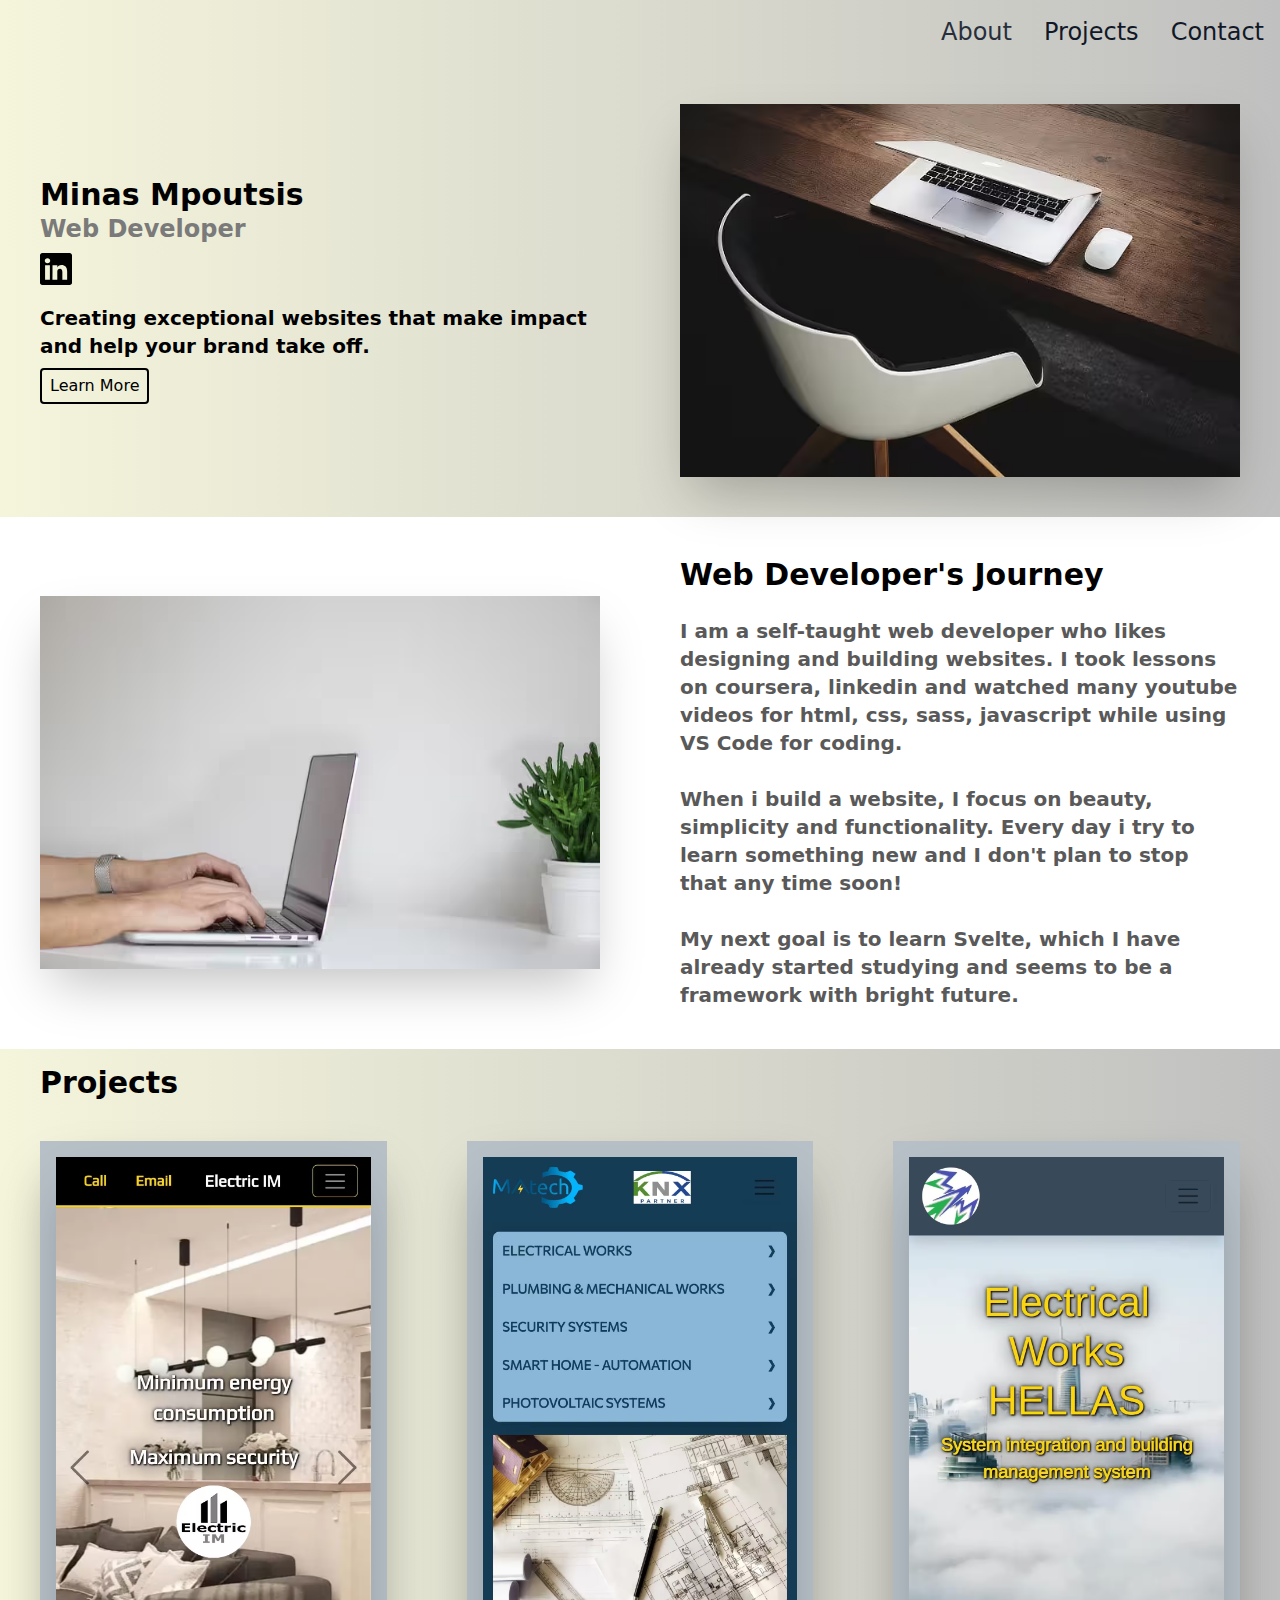
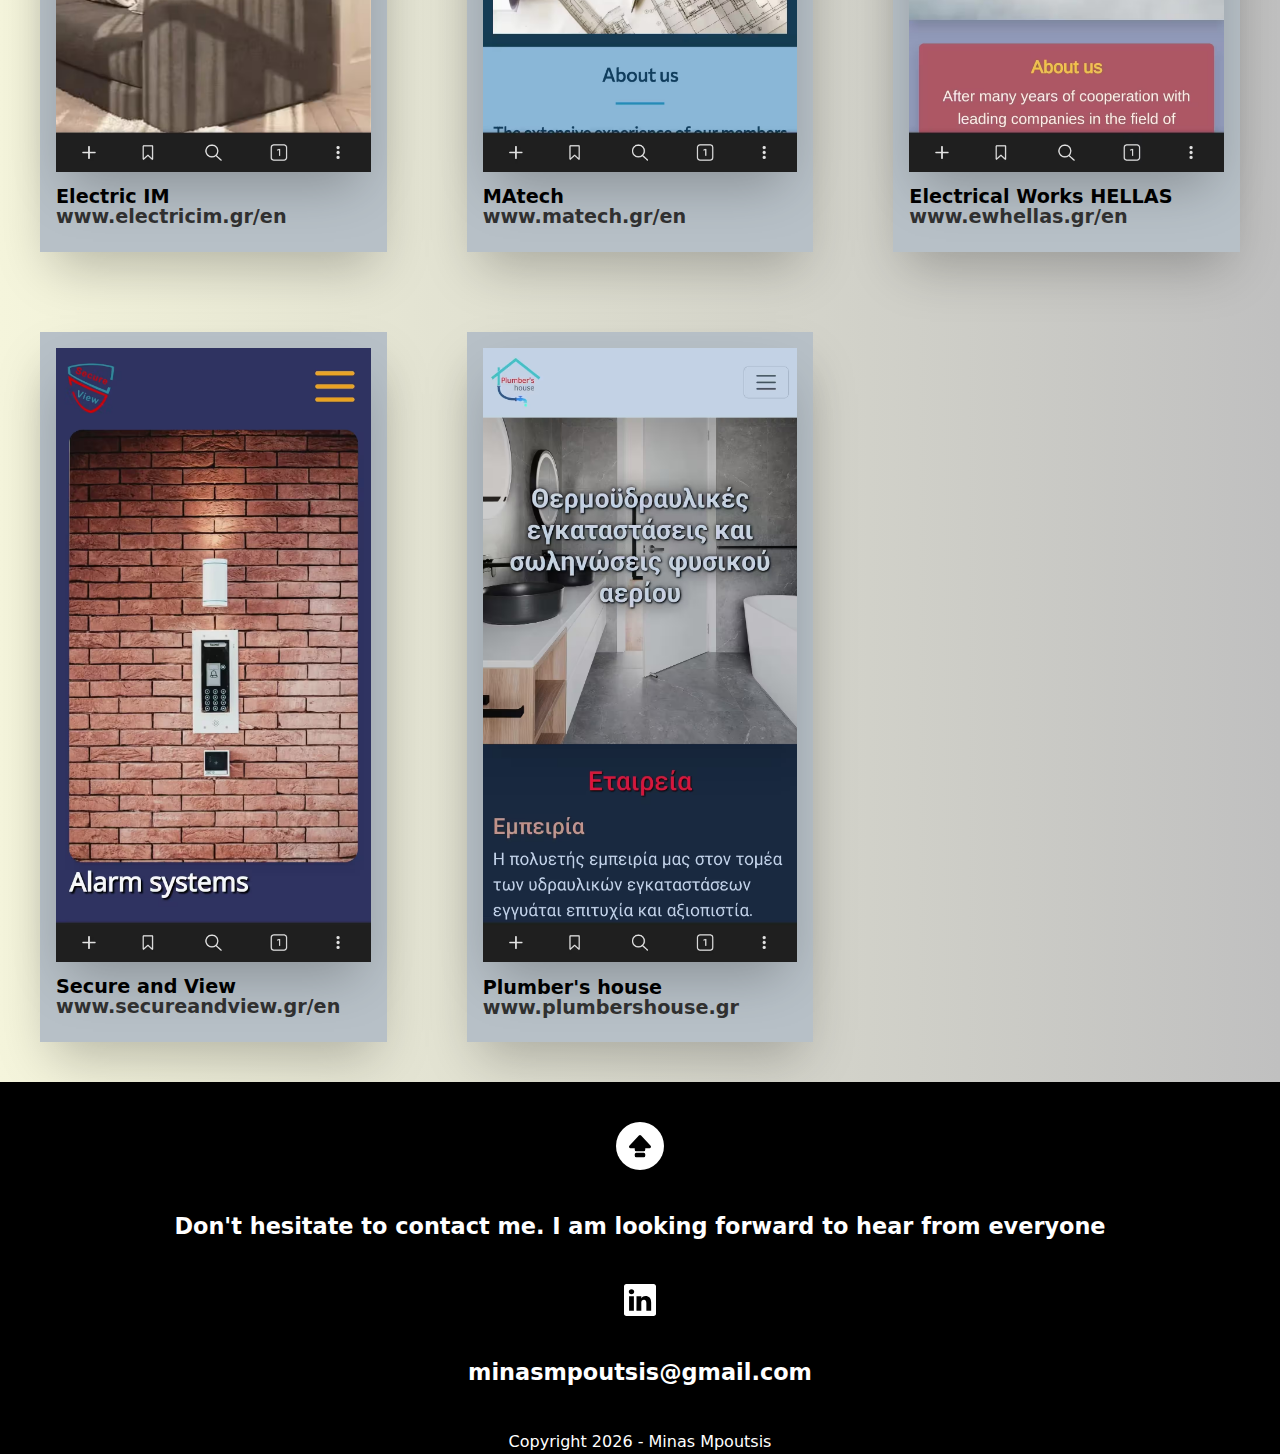
<file: index.html>
<!DOCTYPE html>
<html lang="en">
	<head>
		<meta charset="utf-8" />
		<link rel="icon" href="./favicon.png" />
		<meta name="viewport" content="width=device-width, initial-scale=1" />
		<title>Minas Mpoutsis - Web Developer</title>
		<script src="../app.js" defer></script>
		
		<link href="./_app/immutable/assets/0.97d31f5b.css" rel="stylesheet">
		<link rel="modulepreload" href="./_app/immutable/entry/start.a3a3c523.js">
		<link rel="modulepreload" href="./_app/immutable/chunks/scheduler.e108d1fd.js">
		<link rel="modulepreload" href="./_app/immutable/chunks/singletons.10a1d4f1.js">
		<link rel="modulepreload" href="./_app/immutable/entry/app.beee05a4.js">
		<link rel="modulepreload" href="./_app/immutable/chunks/index.a21d6cee.js">
		<link rel="modulepreload" href="./_app/immutable/nodes/0.97fe44f2.js">
		<link rel="modulepreload" href="./_app/immutable/nodes/2.5e4aa18a.js">
	</head>
	<body data-sveltekit-preload-data="hover">
		<div style="display: contents">  <section class="bg-gradient-to-b from-[rgba(245,245,220,1)] to-[rgba(192,192,192,1)] md:bg-gradient-to-r" data-svelte-h="svelte-15lorra"><nav class=""><div class="max-w-screen-xl flex flex-wrap items-center justify-end mx-auto p-4"><button data-collapse-toggle="navbar-default" type="button" class="lg:hidden" aria-controls="navbar-default" aria-expanded="false"><span class="sr-only">Open main menu</span> <svg class="open w-12 h-12" aria-hidden="true" fill="currentColor" viewBox="0 0 20 20" xmlns="http://www.w3.org/2000/svg"><path fill-rule="evenodd" d="M3 5a1 1 0 011-1h12a1 1 0 110 2H4a1 1 0 01-1-1zM3 10a1 1 0 011-1h12a1 1 0 110 2H4a1 1 0 01-1-1zM3 15a1 1 0 011-1h12a1 1 0 110 2H4a1 1 0 01-1-1z" clip-rule="evenodd"></path></svg></button> <div class="hamburger hidden w-full lg:block lg:w-auto" id="navbar-default"><ul class="font-medium flex flex-col p-4 lg:p-0 mt-4 border border-black rounded-lg bg-transparent text-right lg:flex-row lg:space-x-8 lg:mt-0 lg:border-0 lg:bg-transparent"><li><a href="#" onclick="scrollAbout()" class="block py-2 pl-3 pr-4 text-2xl text-[#282e3b] rounded hover:text-[#7a7a7a] lg:hover:bg-transparent lg:border-0 lg:p-0">About</a></li> <li><a href="#" onclick="scrollProjects()" class="block py-2 pl-3 pr-4 text-2xl text-gray-900 rounded hover:text-[#7a7a7a] lg:hover:bg-transparent lg:border-0 lg:p-0">Projects</a></li> <li><a href="#" onclick="scrollContact()" class="block py-2 pl-3 pr-4 text-2xl text-gray-900 rounded hover:text-[#7a7a7a] lg:hover:bg-transparent lg:border-0 lg:p-0">Contact</a></li></ul></div></div></nav> <div class="h-full grid grid-rows-2 md:grid-rows-1 md:grid-cols-2 items-center justify-items-center"><div class="grid justify-items-center md:justify-items-start px-10 md:py-10"><div class="text-3xl font-semibold">Minas Mpoutsis</div> <div class="text-2xl font-semibold text-[#7a7a7a]">Web Developer</div> <div class="social"><svg xmlns="http://www.w3.org/2000/svg" width="32" height="32" fill="currentColor" class="bi bi-linkedin mt-[0.5rem] cursor-pointer" onclick="parent.open('https://www.linkedin.com/in/minasm')" viewBox="0 0 16 16"><path d="M0 1.146C0 .513.526 0 1.175 0h13.65C15.474 0 16 .513 16 1.146v13.708c0 .633-.526 1.146-1.175 1.146H1.175C.526 16 0 15.487 0 14.854V1.146zm4.943 12.248V6.169H2.542v7.225h2.401zm-1.2-8.212c.837 0 1.358-.554 1.358-1.248-.015-.709-.52-1.248-1.342-1.248-.822 0-1.359.54-1.359 1.248 0 .694.521 1.248 1.327 1.248h.016zm4.908 8.212V9.359c0-.216.016-.432.08-.586.173-.431.568-.878 1.232-.878.869 0 1.216.662 1.216 1.634v3.865h2.401V9.25c0-2.22-1.184-3.252-2.764-3.252-1.274 0-1.845.7-2.165 1.193v.025h-.016a5.54 5.54 0 0 1 .016-.025V6.169h-2.4c.03.678 0 7.225 0 7.225h2.4z"></path></svg></div> <div class="afewwords text-center md:text-left mt-[1.2rem]"><p class="text-xl font-semibold">Creating exceptional websites that make impact and help your brand take off.</p> <button onclick="scrollAbout()" class="learnmore border-2 border-black rounded mt-[0.5rem] py-1 px-2 hover:bg-black hover:text-white">Learn More</button></div></div> <div class="px-10 py-10"><img src="../img/webdeveloper.avif" class="shadow-2xl" width="700" height="466" alt=""></div></div></section> <section data-svelte-h="svelte-1j729ej"><div class="about h-full grid grid-rows-1 lg:grid-cols-2 items-center justify-items-center"><div class="grid justify-items-center md:justify-items-start px-10 py-10 md:order-last"><h1 class="text-3xl font-semibold">Web Developer&#39;s Journey</h1> <br> <p class="text-xl text-[#595959] font-semibold">I am a self-taught web developer who likes designing and building websites. I took lessons
				on coursera, linkedin and watched many youtube videos for html, css, sass, javascript while
				using VS Code for coding.<br><br>When i build a website, I focus on beauty, simplicity
				and functionality. Every day i try to learn something new and I don&#39;t plan to stop that any
				time soon!<br><br>My next goal is to learn Svelte, which I have already started studying
				and seems to be a framework with bright future.</p></div> <div class="hidden lg:block px-10 py-10"><img src="../img/aboutme.avif" class="shadow-2xl" width="700" height="466" alt=""></div></div></section> <section onclick="scrollProjects()" class="projects bg-gradient-to-b from-[rgba(245,245,220,1)] to-[rgba(192,192,192,1)] md:bg-gradient-to-r" data-svelte-h="svelte-8hmsn3"><h2 class="text-3xl font-semibold px-10 pt-4">Projects</h2> <div class="h-full grid grid-rows-1 lg:grid-cols-3 items-center justify-items-center"><div class="px-10 py-10"><div class="relative bg-[#B7C0C7] shadow-2xl px-4 pt-4 pb-20"><img src="../img/electricim.avif" class="shadow-2xl cursor-pointer" onclick="parent.open('https://electricim.gr/en')" width="1080" height="2111" alt="Electric IM"> <p class="absolute bottom-10 text-[1.2rem] font-semibold">Electric IM</p> <p class="absolute bottom-5 text-[#303030] text-[1.2rem] font-semibold">www.electricim.gr/en</p></div></div> <div class="px-10 py-10"><div class="relative bg-[#B7C0C7] shadow-2xl px-4 pt-4 pb-20"><img src="../img/matech.avif" class="shadow-2xl cursor-pointer" onclick="parent.open('https://matech.gr/en')" width="1080" height="2111" alt="MAtech"> <p class="absolute bottom-10 text-[1.2rem] font-semibold">MAtech</p> <p class="absolute bottom-5 text-[#303030] text-[1.2rem] font-semibold">www.matech.gr/en</p></div></div> <div class="px-10 py-10"><div class="relative bg-[#B7C0C7] shadow-2xl px-4 pt-4 pb-20"><img src="../img/ewhellas.avif" class="shadow-2xl cursor-pointer" onclick="parent.open('https://ewhellas.gr/en')" width="1080" height="2109" alt="Electrical Works HELLAS"> <p class="absolute bottom-10 text-[1.2rem] font-semibold">Electrical Works HELLAS</p> <p class="absolute bottom-5 text-[#303030] text-[1.2rem] font-semibold">www.ewhellas.gr/en</p></div></div> <div class="px-10 py-10"><div class="relative bg-[#B7C0C7] shadow-2xl px-4 pt-4 pb-20"><img src="../img/secureandview.avif" class="shadow-2xl cursor-pointer" onclick="parent.open('https://secureandview.gr/en')" width="1080" height="2109" alt="Secure and View"> <p class="absolute bottom-10 text-[1.2rem] font-semibold">Secure and View</p> <p class="absolute bottom-5 text-[#303030] text-[1.2rem] font-semibold">www.secureandview.gr/en</p></div></div> <div class="px-10 py-10"><div class="relative bg-[#B7C0C7] shadow-2xl px-4 pt-4 pb-20"><img src="../img/plumbershouse.avif" class="shadow-2xl cursor-pointer" onclick="parent.open('https://plumbershouse.gr')" width="1080" height="2109" alt="Secure and View"> <p class="absolute bottom-10 text-[1.2rem] font-semibold">Plumber&#39;s house</p> <p class="absolute bottom-5 text-[#303030] text-[1.2rem] font-semibold">www.plumbershouse.gr</p></div></div></div></section> <footer class="contact bg-black text-white" data-svelte-h="svelte-15la9w2"><div class="flex justify-center pt-10"><button aria-label="Go up" onclick="scrollToTop()" class="flex justify-center items-center scrollToTopBtn bg-white text-black cursor-pointer rounded-[50%] w-[3rem] h-[3rem] translate-y-0 transition-all duration-[0.5s]"><svg xmlns="http://www.w3.org/2000/svg" width="24" height="24" fill="currentColor" class="bi bi-capslock-fill" viewBox="0 0 16 16"><path d="M7.27 1.047a1 1 0 0 1 1.46 0l6.345 6.77c.6.638.146 1.683-.73 1.683H11.5v1a1 1 0 0 1-1 1h-5a1 1 0 0 1-1-1v-1H1.654C.78 9.5.326 8.455.924 7.816L7.27 1.047zM4.5 13.5a1 1 0 0 1 1-1h5a1 1 0 0 1 1 1v1a1 1 0 0 1-1 1h-5a1 1 0 0 1-1-1v-1z"></path></svg></button></div> <div class="h-full grid grid-rows-1 items-center justify-items-center"><div class="px-10 py-10"><p class="text-center text-[1.4rem] font-semibold">Don&#39;t hesitate to contact me. I am looking forward to hear from everyone</p></div> <div class="social"><svg xmlns="http://www.w3.org/2000/svg" width="32" height="32" fill="currentColor" class="bi bi-linkedin cursor-pointer" onclick="parent.open('https://www.linkedin.com/in/minasm')" viewBox="0 0 16 16"><path d="M0 1.146C0 .513.526 0 1.175 0h13.65C15.474 0 16 .513 16 1.146v13.708c0 .633-.526 1.146-1.175 1.146H1.175C.526 16 0 15.487 0 14.854V1.146zm4.943 12.248V6.169H2.542v7.225h2.401zm-1.2-8.212c.837 0 1.358-.554 1.358-1.248-.015-.709-.52-1.248-1.342-1.248-.822 0-1.359.54-1.359 1.248 0 .694.521 1.248 1.327 1.248h.016zm4.908 8.212V9.359c0-.216.016-.432.08-.586.173-.431.568-.878 1.232-.878.869 0 1.216.662 1.216 1.634v3.865h2.401V9.25c0-2.22-1.184-3.252-2.764-3.252-1.274 0-1.845.7-2.165 1.193v.025h-.016a5.54 5.54 0 0 1 .016-.025V6.169h-2.4c.03.678 0 7.225 0 7.225h2.4z"></path></svg></div> <div class="px-10 py-10"><a class="text-center text-[1.4rem] font-semibold" href="mailto:minasmpoutsis@gmail.com">minasmpoutsis@gmail.com</a></div></div> <div class="copyright text-center"></div> </footer> 
			
			<script>
				{
					__sveltekit_1u1yz7f = {
						base: new URL(".", location).pathname.slice(0, -1),
						env: {}
					};

					const element = document.currentScript.parentElement;

					const data = [null,null];

					Promise.all([
						import("./_app/immutable/entry/start.a3a3c523.js"),
						import("./_app/immutable/entry/app.beee05a4.js")
					]).then(([kit, app]) => {
						kit.start(app, element, {
							node_ids: [0, 2],
							data,
							form: null,
							error: null
						});
					});
				}
			</script>
		</div>
	</body>
</html>
</file>
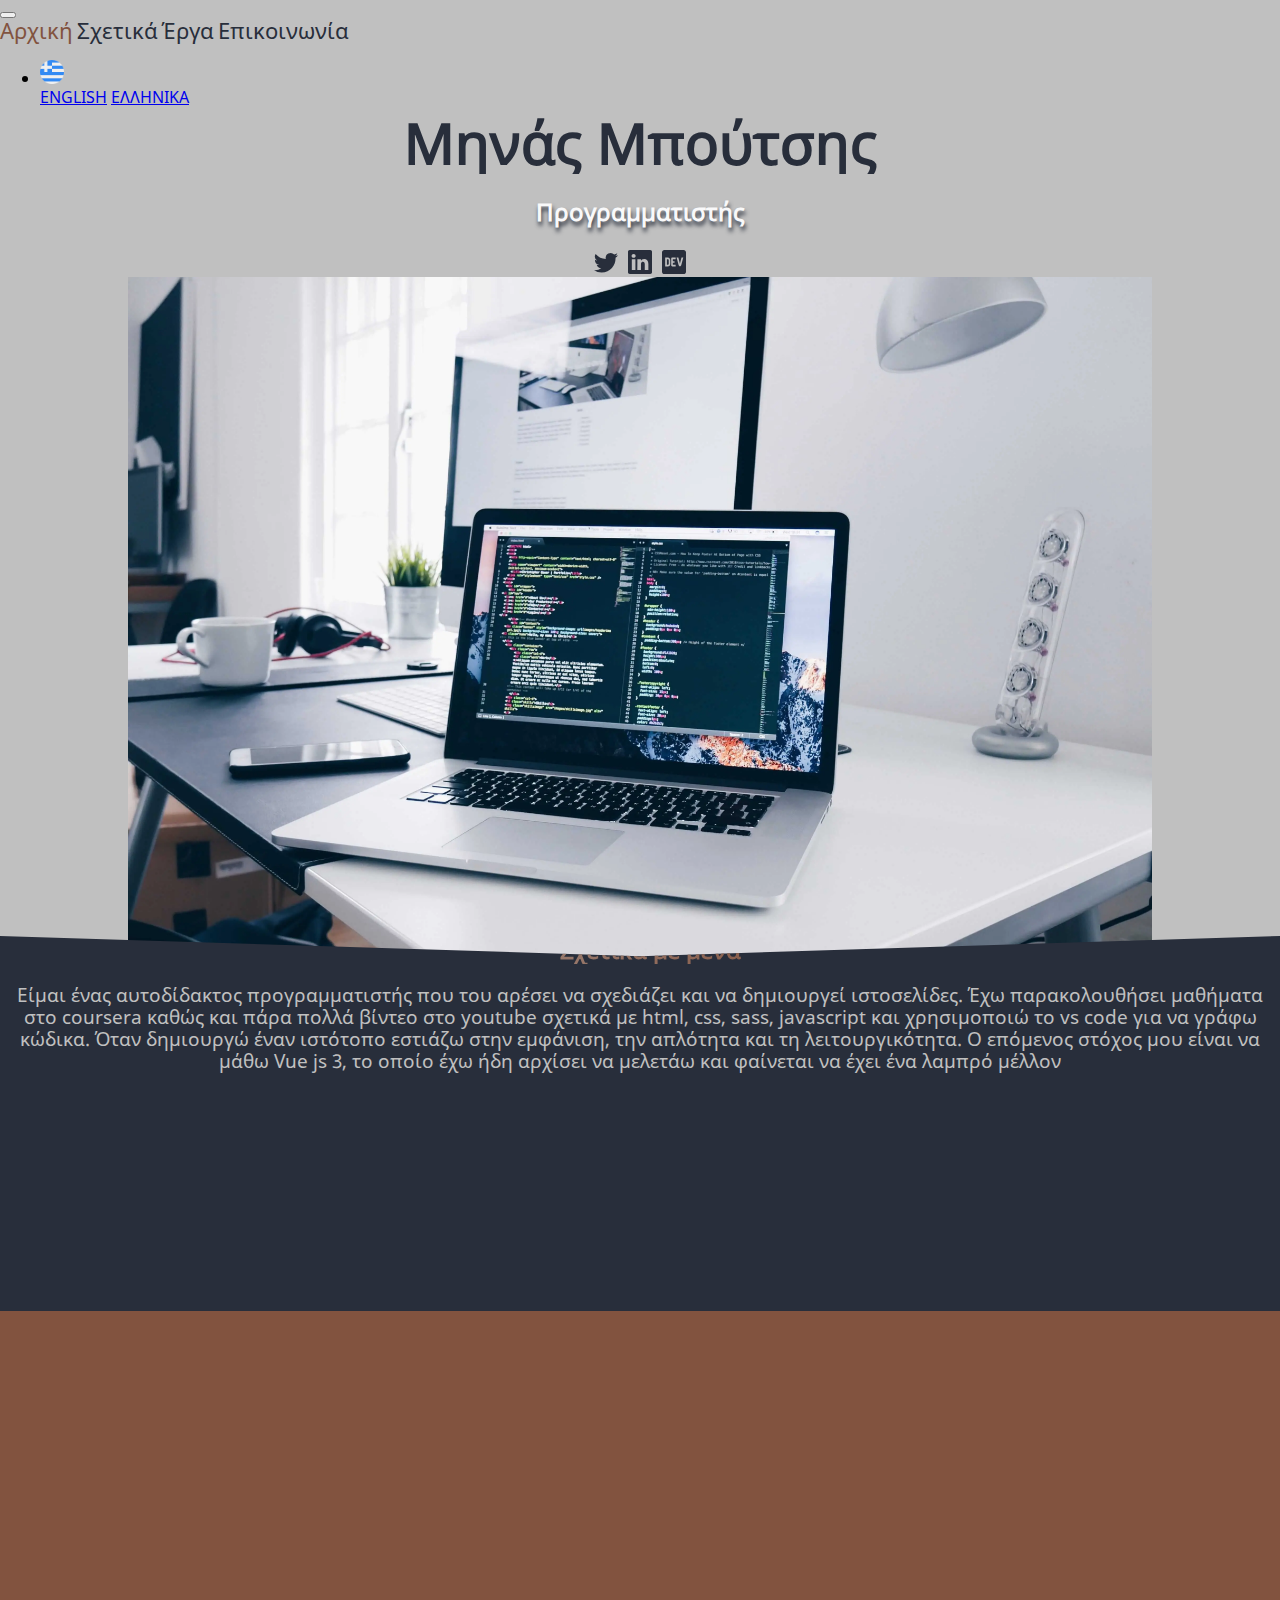
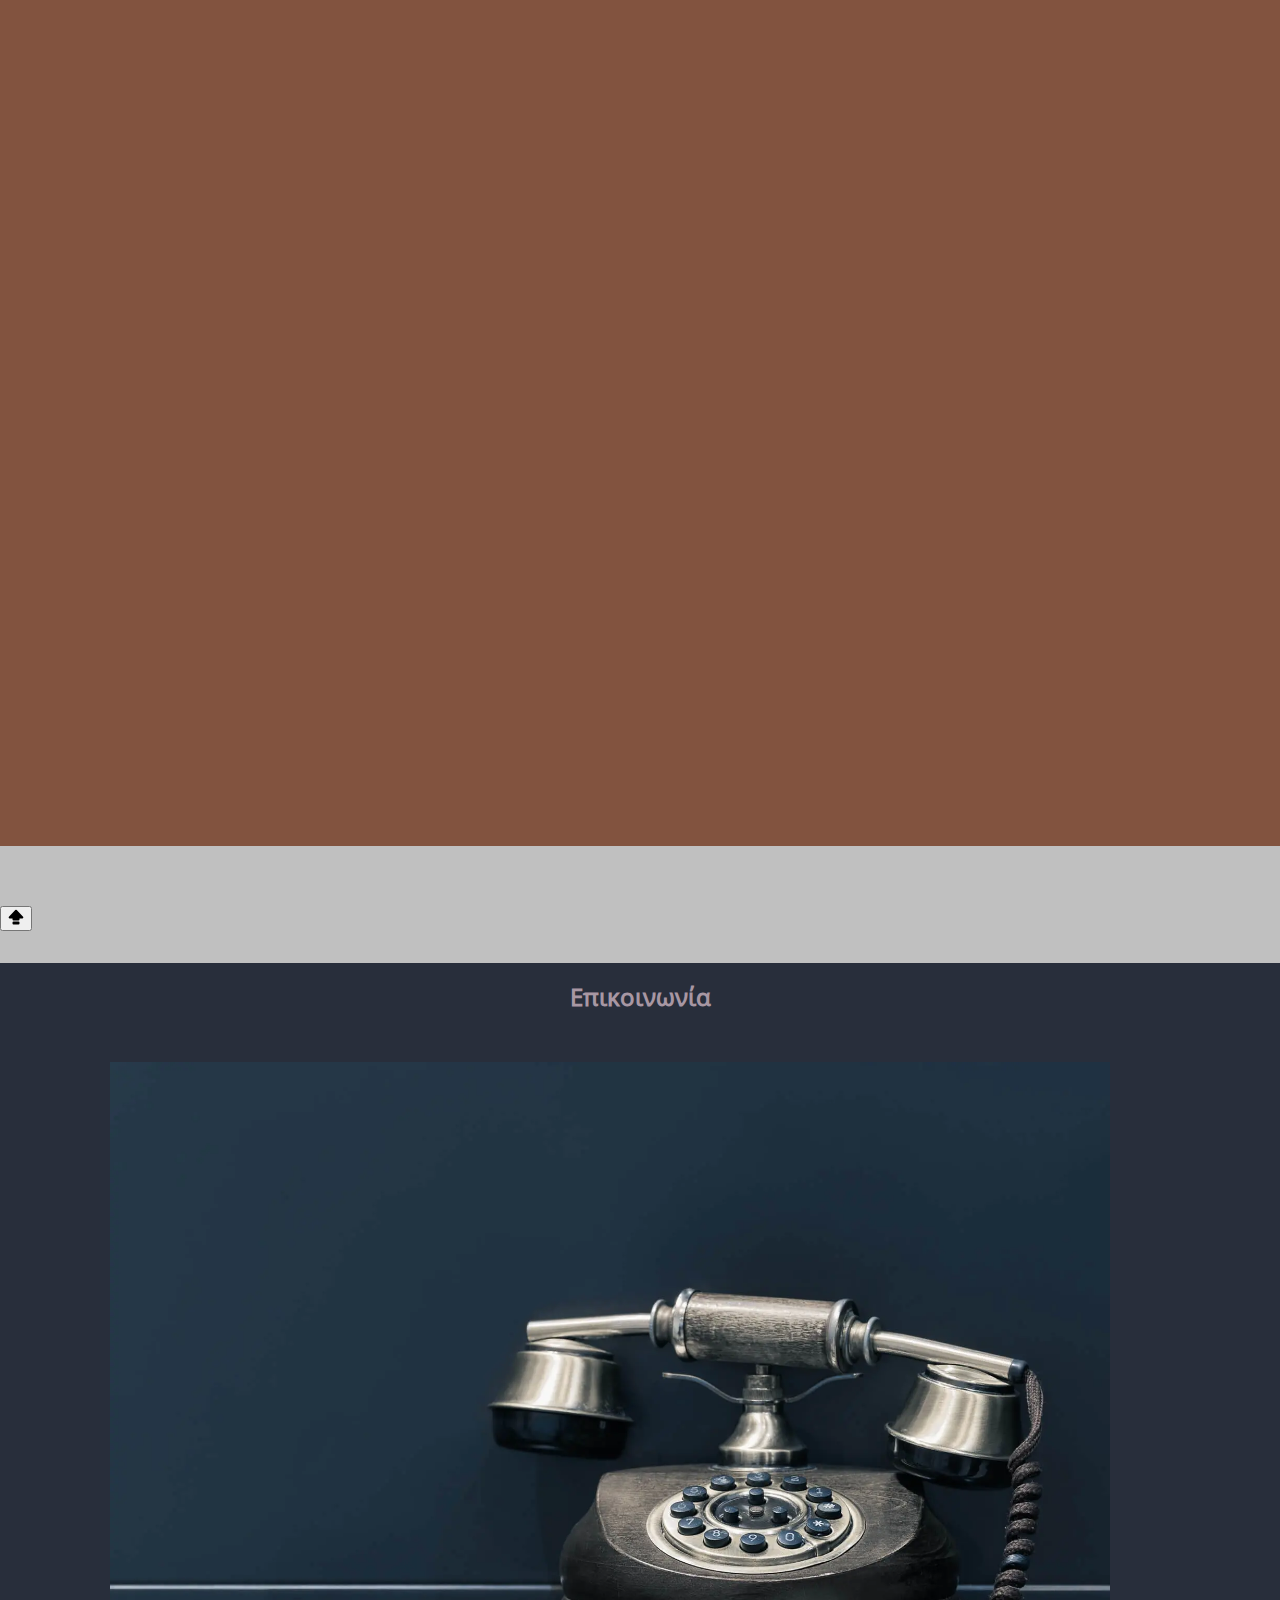
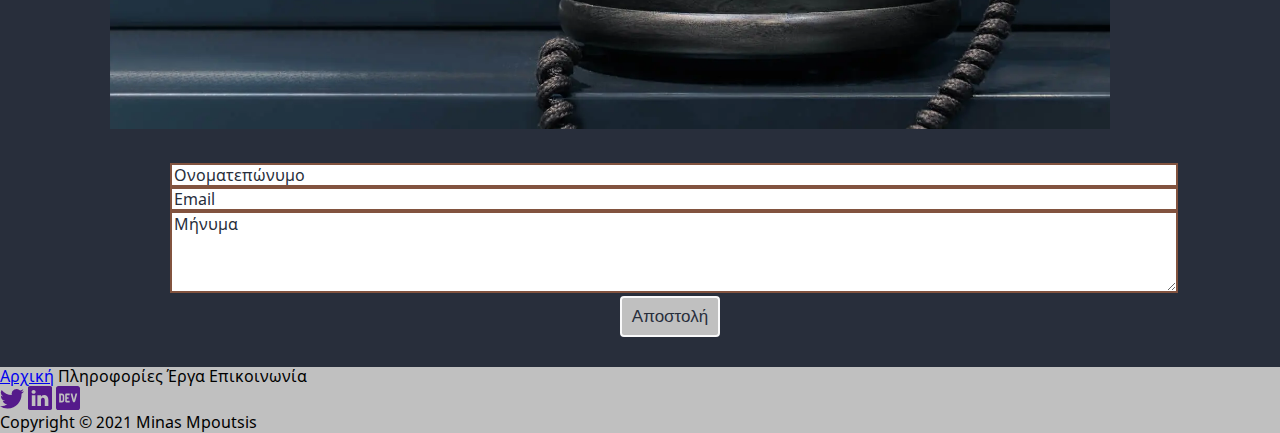
<file: gr.html>
<!DOCTYPE html>
<html lang="gr">
  <head>
    <meta charset="UTF-8" />
    <meta name="viewport" content="width=device-width, initial-scale=1.0" />
    <title>Web Developer</title>
    <link rel="stylesheet" href="css/normalize.css" />
    <link href="https://cdn.jsdelivr.net/npm/bootstrap@5.1.1/dist/css/bootstrap.min.css" rel="stylesheet" integrity="sha384-F3w7mX95PdgyTmZZMECAngseQB83DfGTowi0iMjiWaeVhAn4FJkqJByhZMI3AhiU" crossorigin="anonymous">
    <link rel="stylesheet" href="css/index.css" />
    <link
      rel="stylesheet"
      href="https://cdnjs.cloudflare.com/ajax/libs/animate.css/4.1.1/animate.min.css"
    />
    <link rel="stylesheet" href="https://unpkg.com/aos@next/dist/aos.css" />
  </head>
  <body>
    <nav class="navbar navbar-expand-lg navbar-light">
      <button
        class="navbar-toggler ms-auto"
        type="button"
        data-bs-toggle="collapse"
        data-bs-target="#navbarNavAltMarkup"
        aria-controls="navbarNavAltMarkup"
        aria-expanded="false"
        aria-label="Toggle navigation"
      >
        <span class="navbar-toggler-icon"></span>
      </button>
      <div class="collapse navbar-collapse" id="navbarNavAltMarkup">
        <div class="navbar-nav mx-auto">
          <a class="nav-link active" href="#">Αρχική</a>
          <a class="nav-link nav-choices">Σχετικά</a>
          <a class="nav-link nav-choices">Έργα</a>
          <a class="nav-link nav-choices">Επικοινωνία</a>
        </div>
        <ul class="list-unstyled">
          <li class="nav-item dropdown">
            <a
              class="nav-link dropdown-toggle"
              href="#"
              id="navbarlang"
              role="button"
              data-bs-toggle="dropdown"
              aria-haspopup="true"
              aria-expanded="false"
            >
              <img src="./img/gr.png" width="24px" height="24px" alt="greece flag" />
            </a>
            <div class="dropdown-menu dropdown-menu-right" aria-labelledby="navbarlang">
              <a class="dropdown-item" href="index.html">ENGLISH</a>
              <a class="dropdown-item" href="gr.html">ΕΛΛΗΝΙΚΑ</a>
            </div>
          </li>
        </ul>
      </div>
    </nav>
    <section class="section1">
      <div class="container-fluid">
        <div class="row">
          <div class="col-md-6 sectiontext">
            <h1>Μηνάς Μπούτσης</h1>
            <p class="animate__animated animate__heartBeat animate__delay-3s">
              <strong>Προγραμματιστής</strong>
            </p>
            <span class="icons"
              ><a href=""
                ><svg
                  xmlns="http://www.w3.org/2000/svg"
                  width="24"
                  height="24"
                  fill="currentColor"
                  class="bi bi-twitter"
                  onclick="parent.open('https://twitter.com/minmpo')"
                  viewBox="0 0 16 16"
                >
                  <path
                    d="M5.026 15c6.038 0 9.341-5.003 9.341-9.334 0-.14 0-.282-.006-.422A6.685 6.685 0 0 0 16 3.542a6.658 6.658 0 0 1-1.889.518 3.301 3.301 0 0 0 1.447-1.817 6.533 6.533 0 0 1-2.087.793A3.286 3.286 0 0 0 7.875 6.03a9.325 9.325 0 0 1-6.767-3.429 3.289 3.289 0 0 0 1.018 4.382A3.323 3.323 0 0 1 .64 6.575v.045a3.288 3.288 0 0 0 2.632 3.218 3.203 3.203 0 0 1-.865.115 3.23 3.23 0 0 1-.614-.057 3.283 3.283 0 0 0 3.067 2.277A6.588 6.588 0 0 1 .78 13.58a6.32 6.32 0 0 1-.78-.045A9.344 9.344 0 0 0 5.026 15z"
                  /></svg></a
            ></span>
            <span class="icons"
              ><a href=""
                ><svg
                  xmlns="http://www.w3.org/2000/svg"
                  width="24"
                  height="24"
                  fill="currentColor"
                  class="bi bi-linkedin"
                  onclick="parent.open('https://www.linkedin.com/in/minasm')"
                  viewBox="0 0 16 16"
                >
                  <path
                    d="M0 1.146C0 .513.526 0 1.175 0h13.65C15.474 0 16 .513 16 1.146v13.708c0 .633-.526 1.146-1.175 1.146H1.175C.526 16 0 15.487 0 14.854V1.146zm4.943 12.248V6.169H2.542v7.225h2.401zm-1.2-8.212c.837 0 1.358-.554 1.358-1.248-.015-.709-.52-1.248-1.342-1.248-.822 0-1.359.54-1.359 1.248 0 .694.521 1.248 1.327 1.248h.016zm4.908 8.212V9.359c0-.216.016-.432.08-.586.173-.431.568-.878 1.232-.878.869 0 1.216.662 1.216 1.634v3.865h2.401V9.25c0-2.22-1.184-3.252-2.764-3.252-1.274 0-1.845.7-2.165 1.193v.025h-.016a5.54 5.54 0 0 1 .016-.025V6.169h-2.4c.03.678 0 7.225 0 7.225h2.4z"
                  /></svg></a
            ></span>
            <span class="icons"
              ><a href=""
                ><svg
                  viewBox="0 32 447.99999999999994 448"
                  xmlns="http://www.w3.org/2000/svg"
                  width="24"
                  height="24"
                  fill="currentColor"
                  class="bi bi-devto"
                  onclick="parent.open('https://dev.to/boutsism')"
                >
                  <path
                    d="M120.12 208.29c-3.88-2.9-7.77-4.35-11.65-4.35H91.03v104.47h17.45c3.88 0 7.77-1.45 11.65-4.35s5.82-7.25 5.82-13.06v-69.65c-.01-5.8-1.96-10.16-5.83-13.06zM404.1 32H43.9C19.7 32 .06 51.59 0 75.8v360.4C.06 460.41 19.7 480 43.9 480h360.2c24.21 0 43.84-19.59 43.9-43.8V75.8c-.06-24.21-19.7-43.8-43.9-43.8zM154.2 291.19c0 18.81-11.61 47.31-48.36 47.25h-46.4V172.98h47.38c35.44 0 47.36 28.46 47.37 47.28zm100.68-88.66H201.6v38.42h32.57v29.57H201.6v38.41h53.29v29.57h-62.18c-11.16.29-20.44-8.53-20.72-19.69V193.7c-.27-11.15 8.56-20.41 19.71-20.69h63.19zm103.64 115.29c-13.2 30.75-36.85 24.63-47.44 0l-38.53-144.8h32.57l29.71 113.72 29.57-113.72h32.58z"
                  /></svg></a
            ></span>
          </div>
          <div class="col-md-6 sectionphoto">
            <img
              src="img/coding.webp"
              class="coding rounded shadow-lg"
              loading="lazy"
              alt="coding"
            />
          </div>
        </div>
      </div>
    </section>
    <section class="section2">
      <div class="container">
        <div class="row">
          <div class="about">
            <h2><strong>Σχετικά με μένα</strong></h2>
            <p>
              Είμαι ένας αυτοδίδακτος προγραμματιστής που του αρέσει να σχεδιάζει και να δημιουργεί
              ιστοσελίδες. Έχω παρακολουθήσει μαθήματα στο coursera καθώς και πάρα πολλά βίντεο στο
              youtube σχετικά με html, css, sass, javascript και χρησιμοποιώ το vs code για να γράφω
              κώδικα. Όταν δημιουργώ έναν ιστότοπο εστιάζω στην εμφάνιση, την απλότητα και τη
              λειτουργικότητα. Ο επόμενος στόχος μου είναι να μάθω Vue js 3, το οποίο έχω ήδη
              αρχίσει να μελετάω και φαίνεται να έχει ένα λαμπρό μέλλον
            </p>
          </div>
        </div>
      </div>
    </section>
    <section class="section3">
      <div class="container projects rounded shadow-lg">
        <h3 data-aos="flip-up" data-aos-delay="200">Έργα</h3>
        <div class="row">
          <div
            data-aos="slide-right"
            data-aos-delay="200"
            class="col-md-5 col-lg-5 work rounded shadow-lg"
          >
            <img
              src="img/electricim.webp"
              class="coding"
              onclick="parent.open('https://electricim.gr')"
              loading="lazy"
              alt="coding"
            />
          </div>
          <div
            data-aos="slide-left"
            data-aos-delay="200"
            class="col-md-5 col-lg-5 work rounded shadow-lg"
          >
            <img
              src="img/electricalworks.webp"
              class="coding"
              onclick="parent.open('https://ewhellas.gr')"
              loading="lazy"
              alt="coding"
            />
          </div>
          <div
            data-aos="slide-right"
            data-aos-delay="200"
            class="col-md-5 col-lg-5 work rounded shadow-lg"
          >
            <img
              src="img/matech.webp"
              class="coding"
              onclick="parent.open('https://matech.gr')"
              loading="lazy"
              alt="coding"
            />
          </div>
        </div>
      </div>
    </section>
    <button aria-label="Πήγαινε πάνω" class="scrollToTopBtn">
      <svg
        xmlns="http://www.w3.org/2000/svg"
        width="16"
        height="16"
        fill="currentColor"
        class="bi bi-capslock-fill"
        viewBox="0 0 16 16"
      >
        <path
          d="M7.27 1.047a1 1 0 0 1 1.46 0l6.345 6.77c.6.638.146 1.683-.73 1.683H11.5v1a1 1 0 0 1-1 1h-5a1 1 0 0 1-1-1v-1H1.654C.78 9.5.326 8.455.924 7.816L7.27 1.047zM4.5 13.5a1 1 0 0 1 1-1h5a1 1 0 0 1 1 1v1a1 1 0 0 1-1 1h-5a1 1 0 0 1-1-1v-1z"
        />
      </svg>
    </button>
    <section class="section4">
      <h4>Επικοινωνία</h4>
      <div class="container contactme">
        <div class="row">
          <div class="col-12 col-md-6 contactphoto">
            <img src="img/contact.webp" class="rounded shadow-lg" loading="lazy" alt="Contact" />
          </div>
          <div class="col col-md-6 contactinfo">
            <form action="https://formspree.io/f/xayanwwl" method="POST">
              <input
                name="name"
                type="text"
                class="form-control"
                placeholder="Ονοματεπώνυμο"
                required
              />
              <br />
              <input
                name="_replyto"
                type="email"
                class="form-control"
                placeholder="Email"
                required
              />
              <br />
              <textarea
                name="message"
                class="form-control"
                placeholder="Μήνυμα"
                rows="4"
                required
              ></textarea>
              <br />
              <button type="submit" class="btn btn-dark shadow-lg">Αποστολή</button>
            </form>
          </div>
        </div>
      </div>
    </section>
    <footer>
      <div class="navlist">
        <a class="navitems" href="#">Αρχική</a>
        <a class="navitems nav-choices">Πληροφορίες</a>
        <a class="navitems nav-choices">Έργα</a>
        <a class="navitems nav-choices">Επικοινωνία</a>
      </div>
      <div class="social">
        <span class="icons"
          ><a href=""
            ><svg
              xmlns="http://www.w3.org/2000/svg"
              width="24"
              height="24"
              fill="currentColor"
              class="bi bi-twitter"
              onclick="parent.open('https://twitter.com/minmpo')"
              viewBox="0 0 16 16"
            >
              <path
                d="M5.026 15c6.038 0 9.341-5.003 9.341-9.334 0-.14 0-.282-.006-.422A6.685 6.685 0 0 0 16 3.542a6.658 6.658 0 0 1-1.889.518 3.301 3.301 0 0 0 1.447-1.817 6.533 6.533 0 0 1-2.087.793A3.286 3.286 0 0 0 7.875 6.03a9.325 9.325 0 0 1-6.767-3.429 3.289 3.289 0 0 0 1.018 4.382A3.323 3.323 0 0 1 .64 6.575v.045a3.288 3.288 0 0 0 2.632 3.218 3.203 3.203 0 0 1-.865.115 3.23 3.23 0 0 1-.614-.057 3.283 3.283 0 0 0 3.067 2.277A6.588 6.588 0 0 1 .78 13.58a6.32 6.32 0 0 1-.78-.045A9.344 9.344 0 0 0 5.026 15z"
              /></svg></a
        ></span>
        <span class="icons"
          ><a href=""
            ><svg
              xmlns="http://www.w3.org/2000/svg"
              width="24"
              height="24"
              fill="currentColor"
              class="bi bi-linkedin"
              onclick="parent.open('https://www.linkedin.com/in/minasm')"
              viewBox="0 0 16 16"
            >
              <path
                d="M0 1.146C0 .513.526 0 1.175 0h13.65C15.474 0 16 .513 16 1.146v13.708c0 .633-.526 1.146-1.175 1.146H1.175C.526 16 0 15.487 0 14.854V1.146zm4.943 12.248V6.169H2.542v7.225h2.401zm-1.2-8.212c.837 0 1.358-.554 1.358-1.248-.015-.709-.52-1.248-1.342-1.248-.822 0-1.359.54-1.359 1.248 0 .694.521 1.248 1.327 1.248h.016zm4.908 8.212V9.359c0-.216.016-.432.08-.586.173-.431.568-.878 1.232-.878.869 0 1.216.662 1.216 1.634v3.865h2.401V9.25c0-2.22-1.184-3.252-2.764-3.252-1.274 0-1.845.7-2.165 1.193v.025h-.016a5.54 5.54 0 0 1 .016-.025V6.169h-2.4c.03.678 0 7.225 0 7.225h2.4z"
              /></svg></a
        ></span>
        <span class="icons"
          ><a href=""
            ><svg
              viewBox="0 32 447.99999999999994 448"
              xmlns="http://www.w3.org/2000/svg"
              width="24"
              height="24"
              fill="currentColor"
              class="bi bi-devto"
              onclick="parent.open('https://dev.to/boutsism')"
            >
              <path
                d="M120.12 208.29c-3.88-2.9-7.77-4.35-11.65-4.35H91.03v104.47h17.45c3.88 0 7.77-1.45 11.65-4.35s5.82-7.25 5.82-13.06v-69.65c-.01-5.8-1.96-10.16-5.83-13.06zM404.1 32H43.9C19.7 32 .06 51.59 0 75.8v360.4C.06 460.41 19.7 480 43.9 480h360.2c24.21 0 43.84-19.59 43.9-43.8V75.8c-.06-24.21-19.7-43.8-43.9-43.8zM154.2 291.19c0 18.81-11.61 47.31-48.36 47.25h-46.4V172.98h47.38c35.44 0 47.36 28.46 47.37 47.28zm100.68-88.66H201.6v38.42h32.57v29.57H201.6v38.41h53.29v29.57h-62.18c-11.16.29-20.44-8.53-20.72-19.69V193.7c-.27-11.15 8.56-20.41 19.71-20.69h63.19zm103.64 115.29c-13.2 30.75-36.85 24.63-47.44 0l-38.53-144.8h32.57l29.71 113.72 29.57-113.72h32.58z"
              /></svg></a
        ></span>
      </div>
      <div class="copyright">Copyright © 2021 Minas Mpoutsis</div>
    </footer>
    <!--<div class="cookiebar">
      <div class="content">
        <span>Αυτός ο ιστότοπος χρησιμοποιεί cookies για να διασφαλήσει ότι θα έχετε την καλύτερη εμπειρία στον ιστότοπό μας
          <a class = "more" href="#"><u>Περισσότερα</u></a>
        </span>
        <a class="btn" href="#" role="button">Το κατάλαβα</a>
      </div>
    </div>-->
    <script src="https://cdn.jsdelivr.net/npm/bootstrap@5.1.1/dist/js/bootstrap.bundle.min.js" integrity="sha384-/bQdsTh/da6pkI1MST/rWKFNjaCP5gBSY4sEBT38Q/9RBh9AH40zEOg7Hlq2THRZ" crossorigin="anonymous"></script>
    <script src="js/index.js"></script>
    <script src="https://unpkg.com/aos@next/dist/aos.js"></script>
    <script async src="https://www.googletagmanager.com/gtag/js?id=G-BQES39LV2S"></script>
    <script>
      window.dataLayer = window.dataLayer || [];
      function gtag() {
        dataLayer.push(arguments);
      }
      gtag("js", new Date());
      gtag("config", "G-BQES39LV2S");
    </script>
  </body>
</html>
</file>
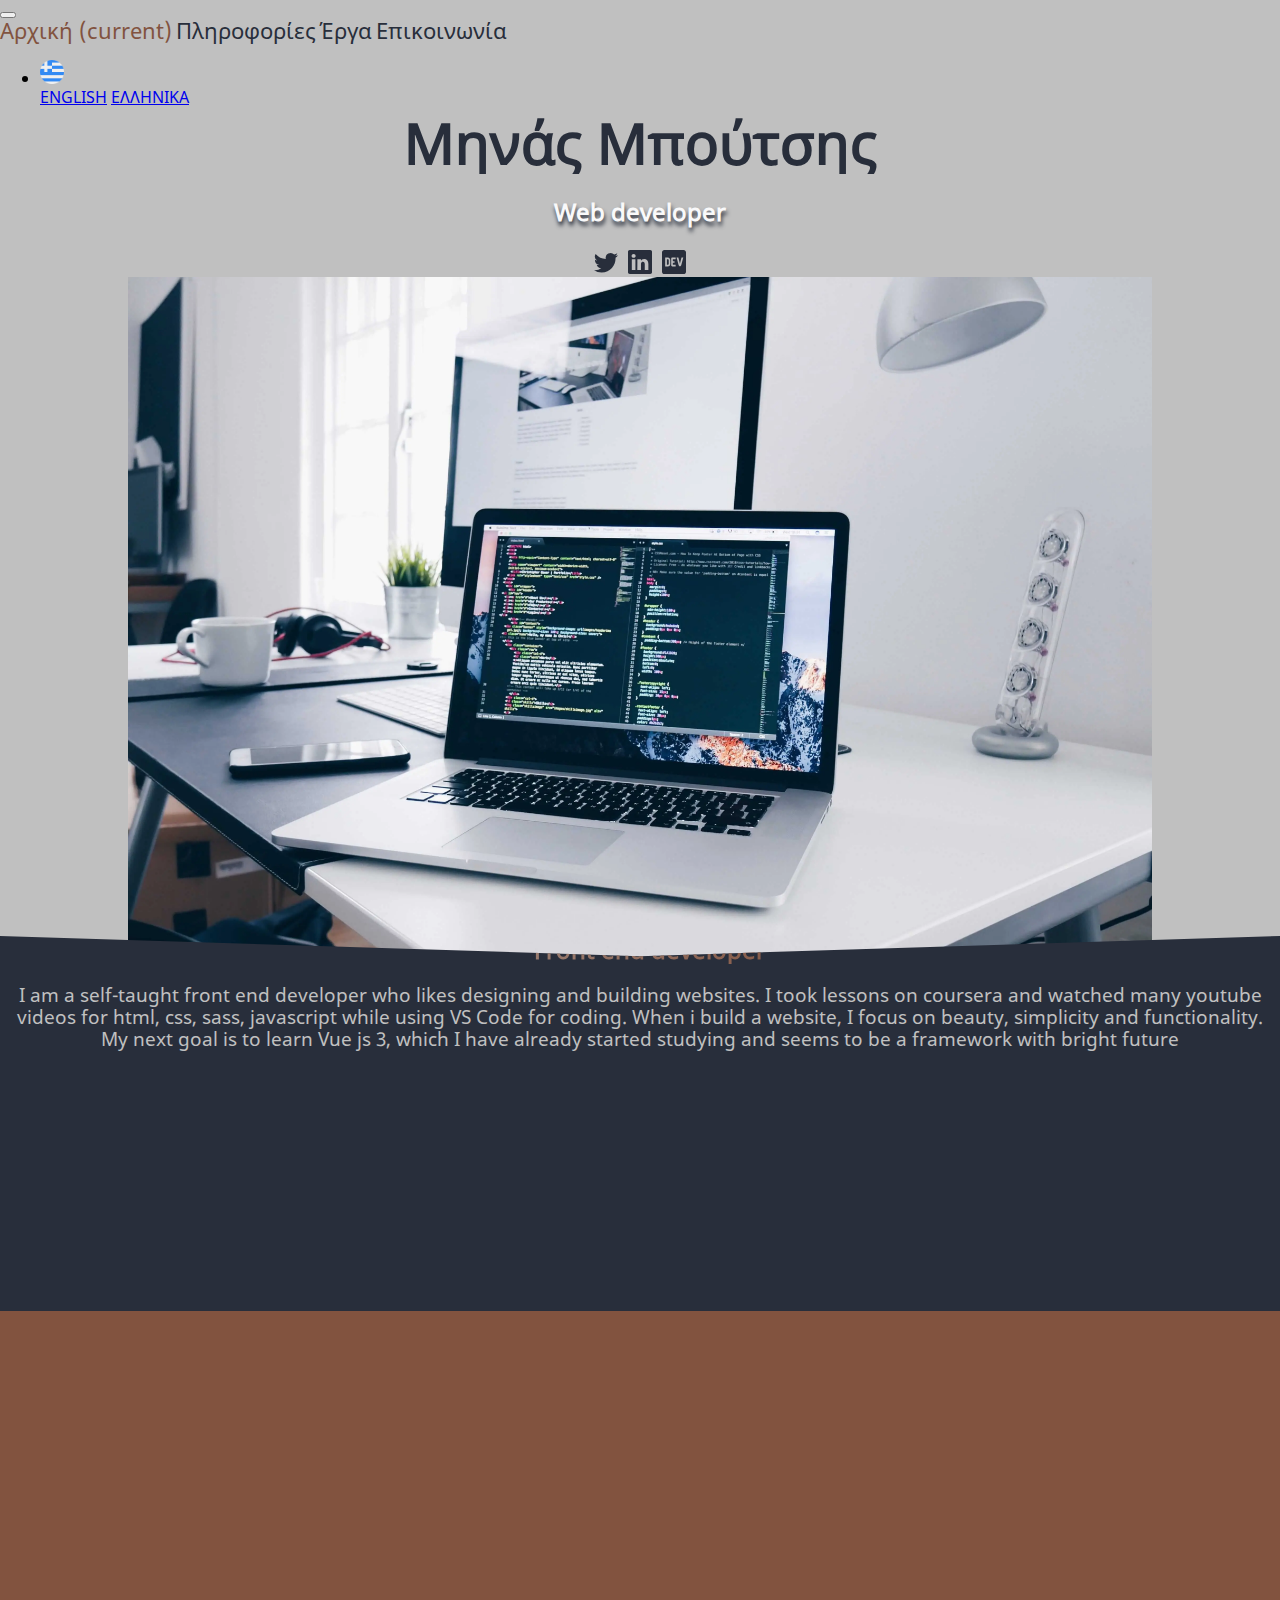
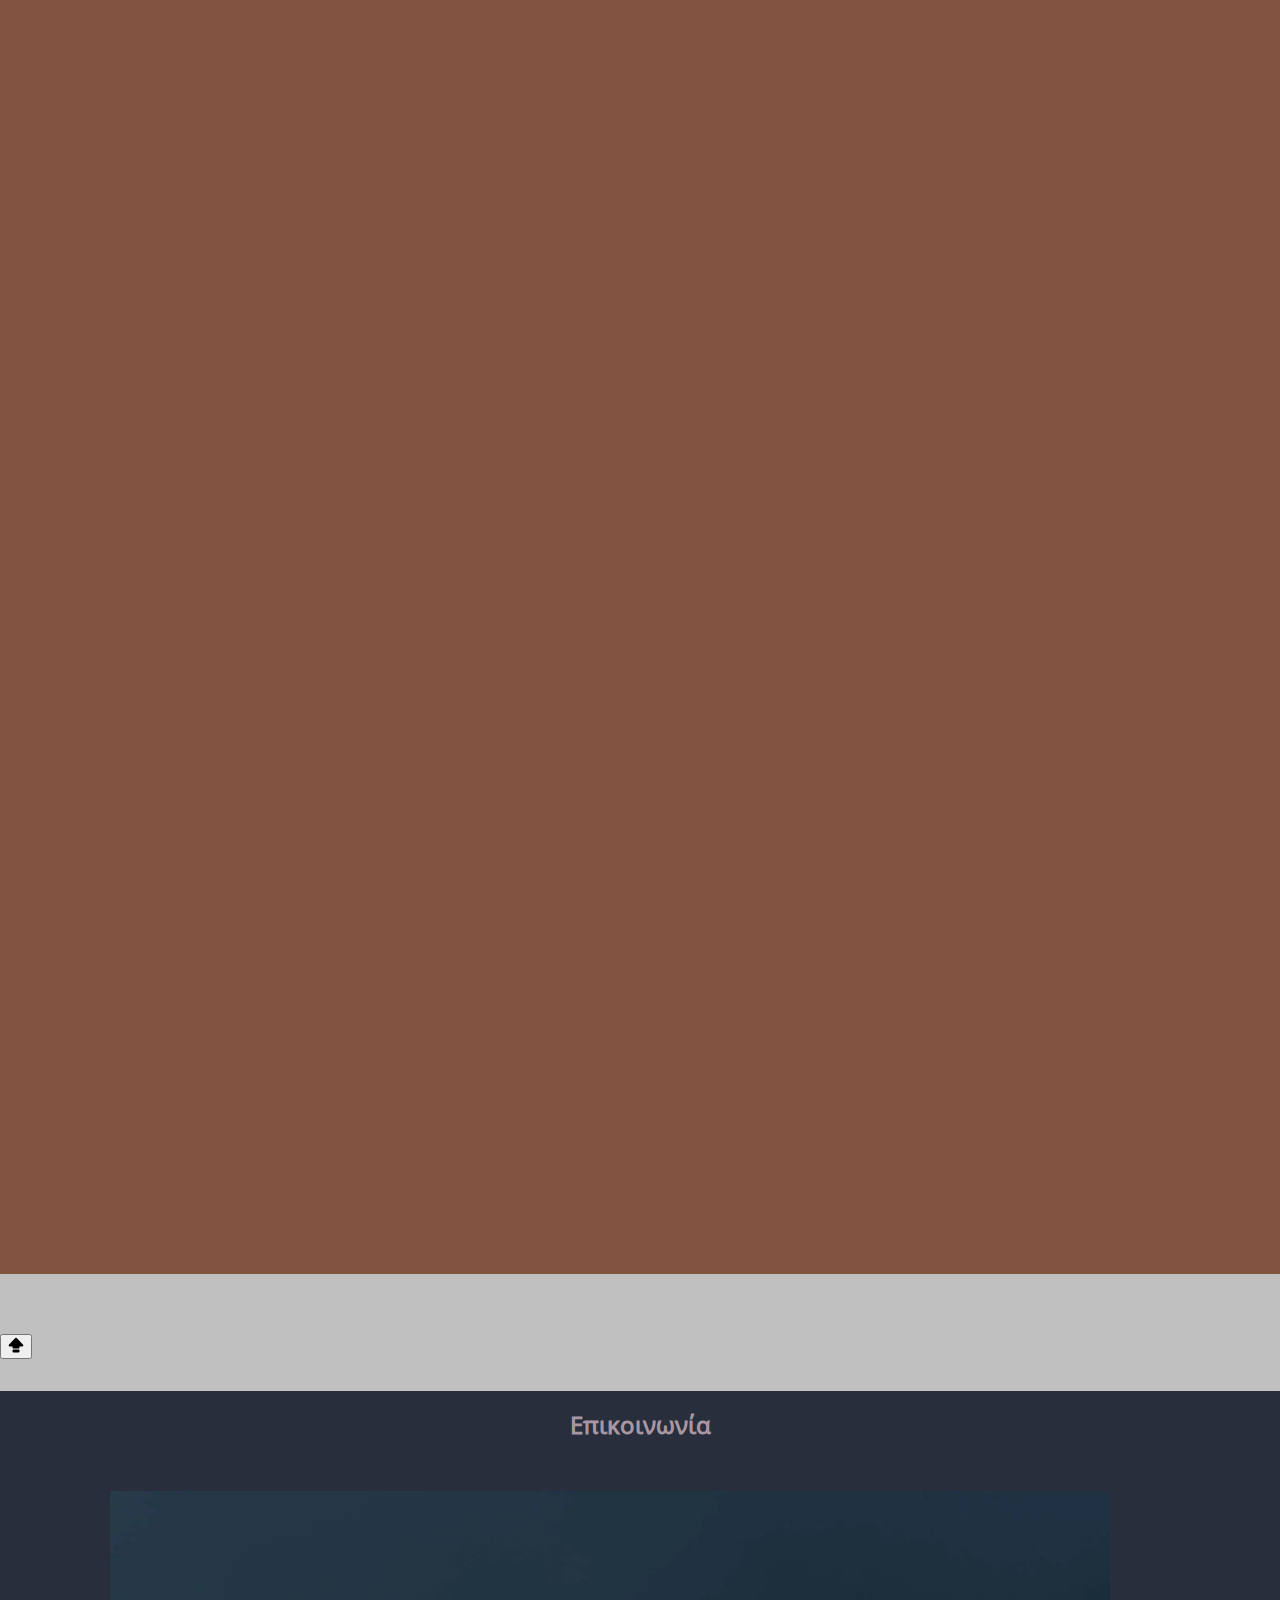
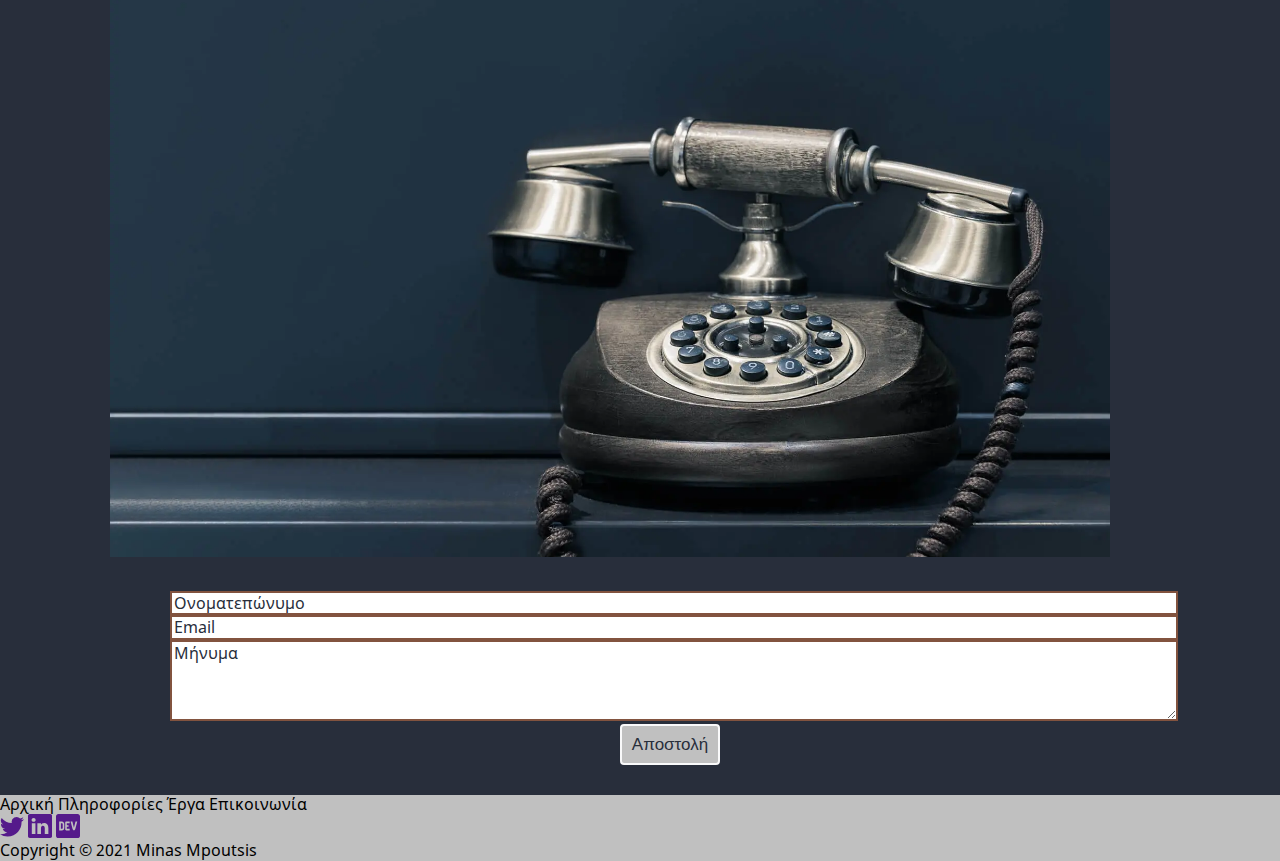
<file: indexgr.html>
<!DOCTYPE html>
<html lang="gr">
  <head>
    <meta charset="UTF-8" />
    <meta name="viewport" content="width=device-width, initial-scale=1.0" />
    <title>Minas Mpoutsis</title>
    <link rel="stylesheet" href="css/normalize.css" />
    <link
      rel="stylesheet"
      href="https://cdn.jsdelivr.net/npm/bootstrap@4.6.0/dist/css/bootstrap.min.css"
      integrity="sha384-B0vP5xmATw1+K9KRQjQERJvTumQW0nPEzvF6L/Z6nronJ3oUOFUFpCjEUQouq2+l"
      crossorigin="anonymous"
    />
    <link rel="stylesheet" href="css/index.css" />
    <link
      rel="stylesheet"
      href="https://cdnjs.cloudflare.com/ajax/libs/animate.css/4.1.1/animate.min.css"
    />
    <link rel="stylesheet" href="https://unpkg.com/aos@next/dist/aos.css" />
  </head>
  <body>
    <nav class="navbar navbar-expand-lg navbar-light">
      <button
        class="navbar-toggler ml-auto"
        type="button"
        data-toggle="collapse"
        data-target="#navbarNavAltMarkup"
        aria-controls="navbarNavAltMarkup"
        aria-expanded="false"
        aria-label="Toggle navigation"
      >
        <span class="navbar-toggler-icon"></span>
      </button>
      <div class="collapse navbar-collapse" id="navbarNavAltMarkup">
        <div class="navbar-nav mx-auto">
          <a class="nav-link active" href="#"
            >Αρχική <span class="sr-only">(current)</span></a
          >
          <a class="nav-link" onclick="scrollInto('h2')">Πληροφορίες</a>
          <a class="nav-link" onclick="scrollInto('h3')">Έργα</a>
          <a class="nav-link" onclick="scrollInto('h4')">Επικοινωνία</a>
        </div>
        <ul class="list-unstyled">
        <li class="nav-item dropdown">
          <a
            class="nav-link dropdown-toggle"
            href="#"
            id="navbarlang"
            role="button"
            data-toggle="dropdown"
            aria-haspopup="true"
            aria-expanded="false"
          >
            <img src="./img/gr.png" width="24px" height="24px" alt="uk flag" />
          </a>
          <div
            class="dropdown-menu dropdown-menu-right"
            aria-labelledby="navbarlang"
          >
            <a class="dropdown-item" href="index.html">ENGLISH</a>
            <a class="dropdown-item" href="en/index.html">ΕΛΛΗΝΙΚΑ</a>
          </div>
        </li>
        </ul>
      </div>
    </nav>

    <section class="section1">
      <div class="container-fluid">
        <div class="row">
          <div class="col-md-6 sectiontext">
            <h1>Μηνάς Μπούτσης</h1>
            <p class="animate__animated animate__heartBeat animate__delay-3s">
              <strong>Web developer</strong>
            </p>
            <span class="icons"
              ><a href=""
                ><svg
                  xmlns="http://www.w3.org/2000/svg"
                  width="24"
                  height="24"
                  fill="currentColor"
                  class="bi bi-twitter"
                  onclick="parent.open('https://twitter.com/minmpo')"
                  viewBox="0 0 16 16"
                >
                  <path
                    d="M5.026 15c6.038 0 9.341-5.003 9.341-9.334 0-.14 0-.282-.006-.422A6.685 6.685 0 0 0 16 3.542a6.658 6.658 0 0 1-1.889.518 3.301 3.301 0 0 0 1.447-1.817 6.533 6.533 0 0 1-2.087.793A3.286 3.286 0 0 0 7.875 6.03a9.325 9.325 0 0 1-6.767-3.429 3.289 3.289 0 0 0 1.018 4.382A3.323 3.323 0 0 1 .64 6.575v.045a3.288 3.288 0 0 0 2.632 3.218 3.203 3.203 0 0 1-.865.115 3.23 3.23 0 0 1-.614-.057 3.283 3.283 0 0 0 3.067 2.277A6.588 6.588 0 0 1 .78 13.58a6.32 6.32 0 0 1-.78-.045A9.344 9.344 0 0 0 5.026 15z"
                  /></svg></a
            ></span>
            <span class="icons"
              ><a href=""
                ><svg
                  xmlns="http://www.w3.org/2000/svg"
                  width="24"
                  height="24"
                  fill="currentColor"
                  class="bi bi-linkedin"
                  onclick="parent.open('https://www.linkedin.com/in/minasm')"
                  viewBox="0 0 16 16"
                >
                  <path
                    d="M0 1.146C0 .513.526 0 1.175 0h13.65C15.474 0 16 .513 16 1.146v13.708c0 .633-.526 1.146-1.175 1.146H1.175C.526 16 0 15.487 0 14.854V1.146zm4.943 12.248V6.169H2.542v7.225h2.401zm-1.2-8.212c.837 0 1.358-.554 1.358-1.248-.015-.709-.52-1.248-1.342-1.248-.822 0-1.359.54-1.359 1.248 0 .694.521 1.248 1.327 1.248h.016zm4.908 8.212V9.359c0-.216.016-.432.08-.586.173-.431.568-.878 1.232-.878.869 0 1.216.662 1.216 1.634v3.865h2.401V9.25c0-2.22-1.184-3.252-2.764-3.252-1.274 0-1.845.7-2.165 1.193v.025h-.016a5.54 5.54 0 0 1 .016-.025V6.169h-2.4c.03.678 0 7.225 0 7.225h2.4z"
                  /></svg></a
            ></span>
            <span class="icons"
              ><a href=""
                ><svg
                  viewBox="0 32 447.99999999999994 448"
                  xmlns="http://www.w3.org/2000/svg"
                  width="24"
                  height="24"
                  fill="currentColor"
                  class="bi bi-devto"
                  onclick="parent.open('https://dev.to/boutsism')"
                >
                  <path
                    d="M120.12 208.29c-3.88-2.9-7.77-4.35-11.65-4.35H91.03v104.47h17.45c3.88 0 7.77-1.45 11.65-4.35s5.82-7.25 5.82-13.06v-69.65c-.01-5.8-1.96-10.16-5.83-13.06zM404.1 32H43.9C19.7 32 .06 51.59 0 75.8v360.4C.06 460.41 19.7 480 43.9 480h360.2c24.21 0 43.84-19.59 43.9-43.8V75.8c-.06-24.21-19.7-43.8-43.9-43.8zM154.2 291.19c0 18.81-11.61 47.31-48.36 47.25h-46.4V172.98h47.38c35.44 0 47.36 28.46 47.37 47.28zm100.68-88.66H201.6v38.42h32.57v29.57H201.6v38.41h53.29v29.57h-62.18c-11.16.29-20.44-8.53-20.72-19.69V193.7c-.27-11.15 8.56-20.41 19.71-20.69h63.19zm103.64 115.29c-13.2 30.75-36.85 24.63-47.44 0l-38.53-144.8h32.57l29.71 113.72 29.57-113.72h32.58z"
                  /></svg></a
            ></span>
          </div>
          <div class="col-md-6 sectionphoto">
            <img
              src="img/coding.webp"
              class="coding rounded shadow-lg"
              loading="lazy"
              alt="coding"
            />
          </div>
        </div>
      </div>
    </section>

    <section class="section2">
      <div class="container">
        <div class="row">
          <div class="about">
            <h2><strong>Front end developer</strong></h2>
            <p>
              I am a self-taught front end developer who likes designing and
              building websites. I took lessons on coursera and watched many
              youtube videos for html, css, sass, javascript while using VS Code
              for coding. When i build a website, I focus on beauty, simplicity
              and functionality. My next goal is to learn Vue js 3, which I have
              already started studying and seems to be a framework with bright
              future
            </p>
          </div>
        </div>
      </div>
    </section>

    <section class="section3">
      <div class="container projects rounded shadow-lg">
        <h3 data-aos="flip-up" data-aos-delay="200">Έργα</h3>
        <div class="row">
          <div
            data-aos="slide-right"
            data-aos-delay="200"
            class="col-md-5 col-lg-5 work rounded shadow-lg"
          >
            <img
              src="img/electricim.webp"
              class="coding"
              onclick="parent.open('https://electricim.gr')"
              loading="lazy"
              alt="coding"
            />
          </div>
          <div
            data-aos="slide-left"
            data-aos-delay="200"
            class="col-md-5 col-lg-5 work rounded shadow-lg"
          >
            <img
              src="img/electricalworks.webp"
              class="coding"
              loading="lazy"
              alt="coding"
            />
          </div>
        </div>
      </div>
    </section>

    <button aria-label="Πήγαινε πάνω" class="scrollToTopBtn">
      <svg
        xmlns="http://www.w3.org/2000/svg"
        width="16"
        height="16"
        fill="currentColor"
        class="bi bi-capslock-fill"
        viewBox="0 0 16 16"
      >
        <path
          d="M7.27 1.047a1 1 0 0 1 1.46 0l6.345 6.77c.6.638.146 1.683-.73 1.683H11.5v1a1 1 0 0 1-1 1h-5a1 1 0 0 1-1-1v-1H1.654C.78 9.5.326 8.455.924 7.816L7.27 1.047zM4.5 13.5a1 1 0 0 1 1-1h5a1 1 0 0 1 1 1v1a1 1 0 0 1-1 1h-5a1 1 0 0 1-1-1v-1z"
        />
      </svg>
    </button>

    <section class="section4">
      <h4>Επικοινωνία</h4>
      <div class="container contactme">
        <div class="row">
          <div class="col-12 col-md-6 contactphoto">
            <img
              src="img/contact.webp"
              class="rounded shadow-lg"
              loading="lazy"
              alt="Contact"
            />
          </div>
          <div class="col col-md-6 contactinfo">
            <form action="https://formspree.io/f/xayanwwl" method="POST">
              <input
                name="name"
                type="text"
                class="form-control"
                placeholder="Ονοματεπώνυμο"
                required
              />
              <br />
              <input
                name="_replyto"
                type="email"
                class="form-control"
                placeholder="Email"
                required
              />
              <br />
              <textarea
                name="message"
                class="form-control"
                placeholder="Μήνυμα"
                rows="4"
                required
              ></textarea>
              <br />
              <button type="submit" class="btn btn-dark shadow-lg">Αποστολή</button>
            </form>
          </div>
        </div>
      </div>
    </section>

    <footer>
      <div class="navlist">
        <a class="navitems" onclick="scrollInto('.navbar-light')">Αρχική</a>
        <a class="navitems" onclick="scrollInto('h2')">Πληροφορίες</a>
        <a class="navitems" onclick="scrollInto('.section3')">Έργα</a>
        <a class="navitems active" onclick="scrollInto('h4')">Επικοινωνία</a>
      </div>
      <div class="social">
        <span class="icons"
              ><a href=""
                ><svg
                  xmlns="http://www.w3.org/2000/svg"
                  width="24"
                  height="24"
                  fill="currentColor"
                  class="bi bi-twitter"
                  onclick="parent.open('https://twitter.com/minmpo')"
                  viewBox="0 0 16 16"
                >
                  <path
                    d="M5.026 15c6.038 0 9.341-5.003 9.341-9.334 0-.14 0-.282-.006-.422A6.685 6.685 0 0 0 16 3.542a6.658 6.658 0 0 1-1.889.518 3.301 3.301 0 0 0 1.447-1.817 6.533 6.533 0 0 1-2.087.793A3.286 3.286 0 0 0 7.875 6.03a9.325 9.325 0 0 1-6.767-3.429 3.289 3.289 0 0 0 1.018 4.382A3.323 3.323 0 0 1 .64 6.575v.045a3.288 3.288 0 0 0 2.632 3.218 3.203 3.203 0 0 1-.865.115 3.23 3.23 0 0 1-.614-.057 3.283 3.283 0 0 0 3.067 2.277A6.588 6.588 0 0 1 .78 13.58a6.32 6.32 0 0 1-.78-.045A9.344 9.344 0 0 0 5.026 15z"
                  /></svg></a
            ></span>
            <span class="icons"
              ><a href=""
                ><svg
                  xmlns="http://www.w3.org/2000/svg"
                  width="24"
                  height="24"
                  fill="currentColor"
                  class="bi bi-linkedin"
                  onclick="parent.open('https://www.linkedin.com/in/minasm')"
                  viewBox="0 0 16 16"
                >
                  <path
                    d="M0 1.146C0 .513.526 0 1.175 0h13.65C15.474 0 16 .513 16 1.146v13.708c0 .633-.526 1.146-1.175 1.146H1.175C.526 16 0 15.487 0 14.854V1.146zm4.943 12.248V6.169H2.542v7.225h2.401zm-1.2-8.212c.837 0 1.358-.554 1.358-1.248-.015-.709-.52-1.248-1.342-1.248-.822 0-1.359.54-1.359 1.248 0 .694.521 1.248 1.327 1.248h.016zm4.908 8.212V9.359c0-.216.016-.432.08-.586.173-.431.568-.878 1.232-.878.869 0 1.216.662 1.216 1.634v3.865h2.401V9.25c0-2.22-1.184-3.252-2.764-3.252-1.274 0-1.845.7-2.165 1.193v.025h-.016a5.54 5.54 0 0 1 .016-.025V6.169h-2.4c.03.678 0 7.225 0 7.225h2.4z"
                  /></svg></a
            ></span>
            <span class="icons"
              ><a href=""
                ><svg
                  viewBox="0 32 447.99999999999994 448"
                  xmlns="http://www.w3.org/2000/svg"
                  width="24"
                  height="24"
                  fill="currentColor"
                  class="bi bi-devto"
                  onclick="parent.open('https://dev.to/boutsism')"
                >
                  <path
                    d="M120.12 208.29c-3.88-2.9-7.77-4.35-11.65-4.35H91.03v104.47h17.45c3.88 0 7.77-1.45 11.65-4.35s5.82-7.25 5.82-13.06v-69.65c-.01-5.8-1.96-10.16-5.83-13.06zM404.1 32H43.9C19.7 32 .06 51.59 0 75.8v360.4C.06 460.41 19.7 480 43.9 480h360.2c24.21 0 43.84-19.59 43.9-43.8V75.8c-.06-24.21-19.7-43.8-43.9-43.8zM154.2 291.19c0 18.81-11.61 47.31-48.36 47.25h-46.4V172.98h47.38c35.44 0 47.36 28.46 47.37 47.28zm100.68-88.66H201.6v38.42h32.57v29.57H201.6v38.41h53.29v29.57h-62.18c-11.16.29-20.44-8.53-20.72-19.69V193.7c-.27-11.15 8.56-20.41 19.71-20.69h63.19zm103.64 115.29c-13.2 30.75-36.85 24.63-47.44 0l-38.53-144.8h32.57l29.71 113.72 29.57-113.72h32.58z"
                  /></svg></a
            ></span>
      </div>
      <div class="copyright">
        Copyright © 2021 Minas Mpoutsis
      </div>
    </footer>

    <!--<div class="cookiebar">
      <div class="content">
        <span>Αυτός ο ιστότοπος χρησιμοποιεί cookies για να διασφαλήσει ότι θα έχετε την καλύτερη εμπειρία στον ιστότοπό μας
          <a class = "more" href="#"><u>Περισσότερα</u></a>
        </span>
        <a class="btn" href="#" role="button">Το κατάλαβα</a>
      </div>
    </div>-->

    <script
      src="https://code.jquery.com/jquery-3.6.0.slim.min.js"
      integrity="sha256-u7e5khyithlIdTpu22PHhENmPcRdFiHRjhAuHcs05RI="
      crossorigin="anonymous"
    ></script>
    <script
      src="https://cdn.jsdelivr.net/npm/bootstrap@4.6.0/dist/js/bootstrap.bundle.min.js"
      integrity="sha384-Piv4xVNRyMGpqkS2by6br4gNJ7DXjqk09RmUpJ8jgGtD7zP9yug3goQfGII0yAns"
      crossorigin="anonymous"
    ></script>
    <script src="js/index.js"></script>
    <script src="https://unpkg.com/aos@next/dist/aos.js"></script>
  </body>
</html>
</file>
<file: _app/immutable/assets/0.97d31f5b.css>
*,:before,:after{box-sizing:border-box;border-width:0;border-style:solid;border-color:#e5e7eb}:before,:after{--tw-content: ""}html{line-height:1.5;-webkit-text-size-adjust:100%;-moz-tab-size:4;-o-tab-size:4;tab-size:4;font-family:ui-sans-serif,system-ui,-apple-system,BlinkMacSystemFont,Segoe UI,Roboto,Helvetica Neue,Arial,Noto Sans,sans-serif,"Apple Color Emoji","Segoe UI Emoji",Segoe UI Symbol,"Noto Color Emoji";font-feature-settings:normal;font-variation-settings:normal}body{margin:0;line-height:inherit}hr{height:0;color:inherit;border-top-width:1px}abbr:where([title]){-webkit-text-decoration:underline dotted;text-decoration:underline dotted}h1,h2,h3,h4,h5,h6{font-size:inherit;font-weight:inherit}a{color:inherit;text-decoration:inherit}b,strong{font-weight:bolder}code,kbd,samp,pre{font-family:ui-monospace,SFMono-Regular,Menlo,Monaco,Consolas,Liberation Mono,Courier New,monospace;font-size:1em}small{font-size:80%}sub,sup{font-size:75%;line-height:0;position:relative;vertical-align:baseline}sub{bottom:-.25em}sup{top:-.5em}table{text-indent:0;border-color:inherit;border-collapse:collapse}button,input,optgroup,select,textarea{font-family:inherit;font-feature-settings:inherit;font-variation-settings:inherit;font-size:100%;font-weight:inherit;line-height:inherit;color:inherit;margin:0;padding:0}button,select{text-transform:none}button,[type=button],[type=reset],[type=submit]{-webkit-appearance:button;background-color:transparent;background-image:none}:-moz-focusring{outline:auto}:-moz-ui-invalid{box-shadow:none}progress{vertical-align:baseline}::-webkit-inner-spin-button,::-webkit-outer-spin-button{height:auto}[type=search]{-webkit-appearance:textfield;outline-offset:-2px}::-webkit-search-decoration{-webkit-appearance:none}::-webkit-file-upload-button{-webkit-appearance:button;font:inherit}summary{display:list-item}blockquote,dl,dd,h1,h2,h3,h4,h5,h6,hr,figure,p,pre{margin:0}fieldset{margin:0;padding:0}legend{padding:0}ol,ul,menu{list-style:none;margin:0;padding:0}dialog{padding:0}textarea{resize:vertical}input::-moz-placeholder,textarea::-moz-placeholder{opacity:1;color:#9ca3af}input::placeholder,textarea::placeholder{opacity:1;color:#9ca3af}button,[role=button]{cursor:pointer}:disabled{cursor:default}img,svg,video,canvas,audio,iframe,embed,object{display:block;vertical-align:middle}img,video{max-width:100%;height:auto}[hidden]{display:none}*,:before,:after{--tw-border-spacing-x: 0;--tw-border-spacing-y: 0;--tw-translate-x: 0;--tw-translate-y: 0;--tw-rotate: 0;--tw-skew-x: 0;--tw-skew-y: 0;--tw-scale-x: 1;--tw-scale-y: 1;--tw-pan-x: ;--tw-pan-y: ;--tw-pinch-zoom: ;--tw-scroll-snap-strictness: proximity;--tw-gradient-from-position: ;--tw-gradient-via-position: ;--tw-gradient-to-position: ;--tw-ordinal: ;--tw-slashed-zero: ;--tw-numeric-figure: ;--tw-numeric-spacing: ;--tw-numeric-fraction: ;--tw-ring-inset: ;--tw-ring-offset-width: 0px;--tw-ring-offset-color: #fff;--tw-ring-color: rgb(59 130 246 / .5);--tw-ring-offset-shadow: 0 0 #0000;--tw-ring-shadow: 0 0 #0000;--tw-shadow: 0 0 #0000;--tw-shadow-colored: 0 0 #0000;--tw-blur: ;--tw-brightness: ;--tw-contrast: ;--tw-grayscale: ;--tw-hue-rotate: ;--tw-invert: ;--tw-saturate: ;--tw-sepia: ;--tw-drop-shadow: ;--tw-backdrop-blur: ;--tw-backdrop-brightness: ;--tw-backdrop-contrast: ;--tw-backdrop-grayscale: ;--tw-backdrop-hue-rotate: ;--tw-backdrop-invert: ;--tw-backdrop-opacity: ;--tw-backdrop-saturate: ;--tw-backdrop-sepia: }::backdrop{--tw-border-spacing-x: 0;--tw-border-spacing-y: 0;--tw-translate-x: 0;--tw-translate-y: 0;--tw-rotate: 0;--tw-skew-x: 0;--tw-skew-y: 0;--tw-scale-x: 1;--tw-scale-y: 1;--tw-pan-x: ;--tw-pan-y: ;--tw-pinch-zoom: ;--tw-scroll-snap-strictness: proximity;--tw-gradient-from-position: ;--tw-gradient-via-position: ;--tw-gradient-to-position: ;--tw-ordinal: ;--tw-slashed-zero: ;--tw-numeric-figure: ;--tw-numeric-spacing: ;--tw-numeric-fraction: ;--tw-ring-inset: ;--tw-ring-offset-width: 0px;--tw-ring-offset-color: #fff;--tw-ring-color: rgb(59 130 246 / .5);--tw-ring-offset-shadow: 0 0 #0000;--tw-ring-shadow: 0 0 #0000;--tw-shadow: 0 0 #0000;--tw-shadow-colored: 0 0 #0000;--tw-blur: ;--tw-brightness: ;--tw-contrast: ;--tw-grayscale: ;--tw-hue-rotate: ;--tw-invert: ;--tw-saturate: ;--tw-sepia: ;--tw-drop-shadow: ;--tw-backdrop-blur: ;--tw-backdrop-brightness: ;--tw-backdrop-contrast: ;--tw-backdrop-grayscale: ;--tw-backdrop-hue-rotate: ;--tw-backdrop-invert: ;--tw-backdrop-opacity: ;--tw-backdrop-saturate: ;--tw-backdrop-sepia: }.sr-only{position:absolute;width:1px;height:1px;padding:0;margin:-1px;overflow:hidden;clip:rect(0,0,0,0);white-space:nowrap;border-width:0}.absolute{position:absolute}.relative{position:relative}.bottom-10{bottom:2.5rem}.bottom-5{bottom:1.25rem}.mx-auto{margin-left:auto;margin-right:auto}.mt-4{margin-top:1rem}.mt-\[0\.5rem\]{margin-top:.5rem}.mt-\[1\.2rem\]{margin-top:1.2rem}.block{display:block}.flex{display:flex}.grid{display:grid}.contents{display:contents}.hidden{display:none}.h-12,.h-\[3rem\]{height:3rem}.h-full{height:100%}.w-12,.w-\[3rem\]{width:3rem}.w-full{width:100%}.max-w-screen-xl{max-width:1280px}.translate-y-0{--tw-translate-y: 0px;transform:translate(var(--tw-translate-x),var(--tw-translate-y)) rotate(var(--tw-rotate)) skew(var(--tw-skew-x)) skewY(var(--tw-skew-y)) scaleX(var(--tw-scale-x)) scaleY(var(--tw-scale-y))}.cursor-pointer{cursor:pointer}.grid-rows-1{grid-template-rows:repeat(1,minmax(0,1fr))}.grid-rows-2{grid-template-rows:repeat(2,minmax(0,1fr))}.flex-col{flex-direction:column}.flex-wrap{flex-wrap:wrap}.items-center{align-items:center}.justify-end{justify-content:flex-end}.justify-center{justify-content:center}.justify-items-center{justify-items:center}.rounded{border-radius:.25rem}.rounded-\[50\%\]{border-radius:50%}.rounded-lg{border-radius:.5rem}.border{border-width:1px}.border-2{border-width:2px}.border-black{--tw-border-opacity: 1;border-color:rgb(0 0 0 / var(--tw-border-opacity))}.bg-\[\#B7C0C7\]{--tw-bg-opacity: 1;background-color:rgb(183 192 199 / var(--tw-bg-opacity))}.bg-black{--tw-bg-opacity: 1;background-color:rgb(0 0 0 / var(--tw-bg-opacity))}.bg-transparent{background-color:transparent}.bg-white{--tw-bg-opacity: 1;background-color:rgb(255 255 255 / var(--tw-bg-opacity))}.bg-gradient-to-b{background-image:linear-gradient(to bottom,var(--tw-gradient-stops))}.from-\[rgba\(245\,245\,220\,1\)\]{--tw-gradient-from: rgba(245,245,220,1) var(--tw-gradient-from-position);--tw-gradient-to: rgba(245, 245, 220, 0) var(--tw-gradient-to-position);--tw-gradient-stops: var(--tw-gradient-from), var(--tw-gradient-to)}.to-\[rgba\(192\,192\,192\,1\)\]{--tw-gradient-to: rgba(192,192,192,1) var(--tw-gradient-to-position)}.p-4{padding:1rem}.px-10{padding-left:2.5rem;padding-right:2.5rem}.px-2{padding-left:.5rem;padding-right:.5rem}.px-4{padding-left:1rem;padding-right:1rem}.py-1{padding-top:.25rem;padding-bottom:.25rem}.py-10{padding-top:2.5rem;padding-bottom:2.5rem}.py-2{padding-top:.5rem;padding-bottom:.5rem}.pb-20{padding-bottom:5rem}.pl-3{padding-left:.75rem}.pr-4{padding-right:1rem}.pt-10{padding-top:2.5rem}.pt-4{padding-top:1rem}.text-center{text-align:center}.text-right{text-align:right}.text-2xl{font-size:1.5rem;line-height:2rem}.text-3xl{font-size:1.875rem;line-height:2.25rem}.text-\[1\.2rem\]{font-size:1.2rem}.text-\[1\.4rem\]{font-size:1.4rem}.text-xl{font-size:1.25rem;line-height:1.75rem}.font-medium{font-weight:500}.font-semibold{font-weight:600}.text-\[\#282e3b\]{--tw-text-opacity: 1;color:rgb(40 46 59 / var(--tw-text-opacity))}.text-\[\#303030\]{--tw-text-opacity: 1;color:rgb(48 48 48 / var(--tw-text-opacity))}.text-\[\#595959\]{--tw-text-opacity: 1;color:rgb(89 89 89 / var(--tw-text-opacity))}.text-\[\#7a7a7a\]{--tw-text-opacity: 1;color:rgb(122 122 122 / var(--tw-text-opacity))}.text-black{--tw-text-opacity: 1;color:rgb(0 0 0 / var(--tw-text-opacity))}.text-gray-900{--tw-text-opacity: 1;color:rgb(17 24 39 / var(--tw-text-opacity))}.text-white{--tw-text-opacity: 1;color:rgb(255 255 255 / var(--tw-text-opacity))}.shadow-2xl{--tw-shadow: 0 25px 50px -12px rgb(0 0 0 / .25);--tw-shadow-colored: 0 25px 50px -12px var(--tw-shadow-color);box-shadow:var(--tw-ring-offset-shadow, 0 0 #0000),var(--tw-ring-shadow, 0 0 #0000),var(--tw-shadow)}.transition-all{transition-property:all;transition-timing-function:cubic-bezier(.4,0,.2,1);transition-duration:.15s}.duration-\[0\.5s\]{transition-duration:.5s}.hover\:bg-black:hover{--tw-bg-opacity: 1;background-color:rgb(0 0 0 / var(--tw-bg-opacity))}.hover\:text-\[\#7a7a7a\]:hover{--tw-text-opacity: 1;color:rgb(122 122 122 / var(--tw-text-opacity))}.hover\:text-white:hover{--tw-text-opacity: 1;color:rgb(255 255 255 / var(--tw-text-opacity))}@media (min-width: 768px){.md\:order-last{order:9999}.md\:grid-cols-2{grid-template-columns:repeat(2,minmax(0,1fr))}.md\:grid-rows-1{grid-template-rows:repeat(1,minmax(0,1fr))}.md\:justify-items-start{justify-items:start}.md\:bg-gradient-to-r{background-image:linear-gradient(to right,var(--tw-gradient-stops))}.md\:py-10{padding-top:2.5rem;padding-bottom:2.5rem}.md\:text-left{text-align:left}}@media (min-width: 1024px){.lg\:mt-0{margin-top:0}.lg\:block{display:block}.lg\:hidden{display:none}.lg\:w-auto{width:auto}.lg\:grid-cols-2{grid-template-columns:repeat(2,minmax(0,1fr))}.lg\:grid-cols-3{grid-template-columns:repeat(3,minmax(0,1fr))}.lg\:flex-row{flex-direction:row}.lg\:space-x-8>:not([hidden])~:not([hidden]){--tw-space-x-reverse: 0;margin-right:calc(2rem * var(--tw-space-x-reverse));margin-left:calc(2rem * calc(1 - var(--tw-space-x-reverse)))}.lg\:border-0{border-width:0px}.lg\:bg-transparent{background-color:transparent}.lg\:p-0{padding:0}.lg\:hover\:bg-transparent:hover{background-color:transparent}}
</file>
<file: css/index.css>
@font-face {
  font-family: "Noto Sans";
  font-style: normal;
  font-weight: 400;
  font-display: swap;
  src: url("../fonts/noto-sans-v11-latin_greek-regular.eot");
  /* IE9 Compatibility Modes */
  src: local(""), url("../fonts/noto-sans-v11-latin_greek-regular.eot?#iefix") format("embedded-opentype"), url("../fonts/noto-sans-v11-latin_greek-regular.woff2") format("woff2"), url("../fonts/noto-sans-v11-latin_greek-regular.woff") format("woff"), url("../fonts/noto-sans-v11-latin_greek-regular.ttf") format("truetype"), url("../fonts/noto-sans-v11-latin_greek-regular.svg#Noto Sans") format("svg");
  /* Legacy iOS */
}

html {
  scroll-behavior: smooth;
}

body {
  font-family: "Noto Sans", sans-serif;
  background: #C0C0C0;
}

.navbar-light {
  background: #282E3B;
}

.navbar-light .navbar-nav .nav-link {
  color: #A897A3;
  text-decoration: none;
  font-size: 1.4em;
  text-align: center;
  cursor: pointer;
}

.navbar-light .navbar-nav .nav-link.active {
  color: #F9F9FA;
}

.navbar-light .navbar-nav .nav-link:hover {
  color: #F9F9FA;
}

.nav-scrolled {
  background-color: #282E3B !important;
  -webkit-box-shadow: 0 1rem 3rem rgba(0, 0, 0, 0.175) !important;
          box-shadow: 0 1rem 3rem rgba(0, 0, 0, 0.175) !important;
}

.nav-scrolled .navbar-nav .nav-link {
  color: #A897A3 !important;
  text-decoration: none;
  font-size: 1.4em;
  text-align: center;
}

.nav-scrolled .navbar-nav .nav-link.active {
  color: #F9F9FA !important;
}

.nav-scrolled .navbar-nav .nav-link:hover {
  color: #F9F9FA !important;
}

.nav-scrolled1 {
  background-color: #82533F !important;
  -webkit-box-shadow: 0 1rem 3rem rgba(0, 0, 0, 0.175) !important;
          box-shadow: 0 1rem 3rem rgba(0, 0, 0, 0.175) !important;
}

.nav-scrolled1 .navbar-nav .nav-link {
  color: #C0C0C0 !important;
  text-decoration: none;
  font-size: 1.4em;
  text-align: center;
}

.nav-scrolled1 .navbar-nav .nav-link.active {
  color: #F9F9FA !important;
}

.nav-scrolled1 .navbar-nav .nav-link:hover {
  color: #F9F9FA !important;
}

.section1 {
  margin-top: 70px;
}

.section1 .container-fluid {
  height: 100%;
}

.section1 .container-fluid .row .sectiontext {
  color: #282E3B;
  text-align: center;
}

.section1 .container-fluid .row .sectiontext h1 {
  font-size: 2.4em;
  overflow: hidden;
  white-space: nowrap;
  margin: 0 auto;
  -webkit-animation: typing 3.5s steps(40, end), blink-caret 0.75s step-end infinite;
          animation: typing 3.5s steps(40, end), blink-caret 0.75s step-end infinite;
}

@-webkit-keyframes typing {
  from {
    width: 0;
  }
  to {
    width: 100%;
  }
}

@keyframes typing {
  from {
    width: 0;
  }
  to {
    width: 100%;
  }
}

.section1 .container-fluid .row .sectiontext p {
  color: #F9F9FA;
  font-size: 1.5em;
  text-shadow: 1px 4px 4px #282E3B;
  -webkit-background-clip: text;
  background-clip: text;
  -moz-background-clip: text;
}

.section1 .container-fluid .row .sectiontext .icons {
  padding: 0 3px;
  cursor: pointer;
}

.section1 .container-fluid .row .sectiontext .icons a {
  color: #282E3B;
}

.section1 .container-fluid .row .sectiontext .icons a .bi-twitter:hover {
  color: #1da1f2;
}

.section1 .container-fluid .row .sectiontext .icons a .bi-linkedin:hover {
  color: #0a66c2;
}

.section1 .container-fluid .row .sectiontext .icons a .bi-devto:hover {
  color: black;
}

.section1 .container-fluid .row .sectionphoto {
  margin: 20px;
  text-align: center;
}

.section1 .container-fluid .row .sectionphoto .coding {
  width: 80%;
}

.section2 {
  -webkit-clip-path: polygon(50% 5%, 100% 0, 100% 100%, 0 100%, 0 0);
          clip-path: polygon(50% 5%, 100% 0, 100% 100%, 0 100%, 0 0);
  background-color: #282E3B;
  height: 100%;
  width: 100%;
}

.section2 .container .row .about {
  text-align: center;
}

.section2 .container .row .about h2 {
  font-size: 1.5em;
  margin-top: 40px;
  margin-left: 20px;
  background: #C0C0C0;
  background: -webkit-gradient(linear, left top, right top, from(#C0C0C0), color-stop(65%, #82533F), to(#82533F));
  background: linear-gradient(to right, #C0C0C0 0%, #82533F 65%, #82533F 100%);
  -webkit-background-clip: text;
  background-clip: text;
  -webkit-text-fill-color: transparent;
}

.section2 .container .row .about p {
  margin: 20px 20px 40px 20px;
  font-size: 1.1em;
  color: #C0C0C0;
}

.section3 {
  background: #C0C0C0;
}

.section3 .projects {
  background: #82533F;
  color: #F9F9FA;
  height: 100%;
  position: relative;
  bottom: 30px;
}

.section3 .projects h3 {
  font-size: 1.5em;
  margin: 20px 0 20px 20px;
  text-align: center;
  padding: 20px 0 5px 0;
  text-shadow: 1px 4px 4px #282E3B;
  -webkit-background-clip: text;
  background-clip: text;
  -moz-background-clip: text;
}

.section3 .projects .row .work {
  background: #F9F9FA;
  margin: 0 30px 30px 30px;
  padding-left: 0;
  padding-right: 0;
}

.section3 .projects .row .work .coding {
  width: 100%;
  height: 100%;
  cursor: pointer;
}

.section4 {
  text-align: center;
  background: #282E3B;
}

.section4 h4 {
  font-size: 1.5em;
  padding: 20px;
  color: #A897A3;
}

.section4 .contactme .row {
  text-align: center;
}

.section4 .contactme .row .contactphoto {
  margin-bottom: 20px;
}

.section4 .contactme .row .contactphoto img {
  width: 80%;
}

.section4 .contactme .row .contactinfo ::-webkit-input-placeholder {
  color: #282E3B;
}

.section4 .contactme .row .contactinfo :-ms-input-placeholder {
  color: #282E3B;
}

.section4 .contactme .row .contactinfo ::-ms-input-placeholder {
  color: #282E3B;
}

.section4 .contactme .row .contactinfo ::placeholder {
  color: #282E3B;
}

.section4 .contactme .row .contactinfo .form-control {
  margin: 0 auto;
  width: 80%;
  border: 2px solid #82533F;
  color: #82533F;
}

.section4 .contactme .row .contactinfo .form-control:focus {
  -webkit-box-shadow: none;
          box-shadow: none;
}

.section4 .contactme .row .contactinfo button {
  margin-bottom: 30px;
  -webkit-transition: all .5s ease;
  transition: all .5s ease;
  color: #282E3B;
  border: 2px solid #F9F9FA;
  font-family: 'Montserrat', sans-serif;
  text-align: center;
  line-height: 1;
  font-size: 17px;
  background-color: #C0C0C0;
  padding: 10px;
  outline: none;
  border-radius: 4px;
}

.section4 .contactme .row .contactinfo button:hover {
  color: #C0C0C0;
  background-color: #282E3B;
}

/*.cookiebar {
    background: black;
    text-align: center;
    padding: 1rem 2rem;
    margin: auto;
    position: fixed;
    bottom: 0;
    left: 0;
    right: 0;
    .content {
        padding: 10px;
        span {
            font-size: 1.2rem;
            color: white;
            margin-top: 10px;
            .more {
                color: white;
                opacity: 0.8;
                padding: 5px 10px;
                outline: none;
                border: none;
            }
        }
        .btn {
        display: block;
        background-color: gold;
        color: black;
        padding: 5px 10px;
        margin-top: 10px;
        font-weight: bold;
        outline: none;
        border: none;
        &:hover {
            color: blue;
        }
        }
    }
}

.scrollToTopBtn {
    background-color: $brown;
    color: $white;
    border: none;
    border-radius: 50%;
    cursor: pointer;
    font-size: 16px;
    width: 3em;
    height: 3em;
    float: right;
    z-index: 100;
    transform: translateY(100px);
    transition: all 0.5s ease;
}*/
@media (min-width: 360px) {
  .section1 .container-fluid .row .sectiontext h1 {
    font-size: 2.8em;
  }
}

@media (min-width: 576px) {
  .section1 .container-fluid .row .sectiontext h1 {
    font-size: 3em;
  }
  .section2 .container .row .about p {
    margin: 20px 10px 50px 10px;
  }
  .section3 .projects {
    margin: -20px auto 0 auto;
  }
  .cookiebar {
    background: black;
    text-align: left;
    padding: 0;
    margin: 0;
    position: fixed;
    bottom: 0;
    left: 0;
    right: 0;
  }
  .cookiebar .content {
    display: -webkit-box;
    display: -ms-flexbox;
    display: flex;
    -webkit-box-pack: justify;
        -ms-flex-pack: justify;
            justify-content: space-between;
    -ms-flex-line-pack: justify;
        align-content: space-between;
    -webkit-box-align: center;
        -ms-flex-align: center;
            align-items: center;
    height: 100%;
    padding: 0;
  }
  .cookiebar .content span {
    font-size: 1em;
    color: white;
    padding: 0.6em 0.6em;
    margin-top: 0;
  }
  .cookiebar .content .more {
    color: white;
    display: inline-block;
    padding: 0.2em;
  }
  .cookiebar .content .btn {
    border-radius: 0;
    padding: 1em 1em;
    margin-top: 0;
  }
}

@media (min-width: 768px) {
  .section1 {
    height: 50vh;
  }
  .section1 .container-fluid {
    display: -webkit-box;
    display: -ms-flexbox;
    display: flex;
    -webkit-box-align: center;
        -ms-flex-align: center;
            align-items: center;
  }
  .section1 .container-fluid .row {
    -webkit-box-align: center;
        -ms-flex-align: center;
            align-items: center;
  }
  .section1 .container-fluid .row .sectionphoto {
    margin: 0 auto;
  }
  .section3 .projects .row .work {
    margin-bottom: 30px;
    margin-left: auto;
    margin-right: auto;
  }
  .section4 .contactme .row .contactphoto {
    margin-bottom: 30px;
  }
  .section4 .contactme .row .contactphoto img {
    width: 100%;
    height: 100%;
  }
  .section4 .contactme .row .contactinfo .form-control {
    width: 100%;
  }
}

@media (min-width: 992px) {
  .navbar-light {
    background: #C0C0C0;
  }
  .navbar-light .navbar-nav .nav-link {
    color: #282E3B;
  }
  .navbar-light .navbar-nav .nav-link.active {
    color: #82533F;
  }
  .navbar-light .navbar-nav .nav-link:hover {
    color: #82533F;
  }
  .section1 {
    height: 80vh;
  }
  .section1 .container-fluid .row .sectiontext h1 {
    font-size: 3.5em;
  }
  .section2 {
    height: 45vh;
  }
  .section2 .container .row .about p {
    font-size: 1.2em;
  }
  .section4 .contactme {
    padding-left: 70px;
    padding-right: 70px;
  }
  .section4 .contactme .contactphoto {
    padding-right: 40px;
  }
  .section4 .contactme .contactinfo {
    padding-left: 40px;
  }
}

@media (min-width: 1200px) {
  .section4 .contactme {
    padding-left: 110px;
    padding-right: 110px;
  }
  .section4 .contactme .contactphoto {
    padding-right: 60px;
  }
  .section4 .contactme .contactinfo {
    padding-left: 60px;
  }
}

@media (min-width: 1400px) {
  .section1 .container-fluid {
    height: 70vh;
  }
}

@media (min-width: 1600px) {
  .section1 .container-fluid {
    height: 80vh;
  }
}
/*# sourceMappingURL=index.css.map */
</file>
